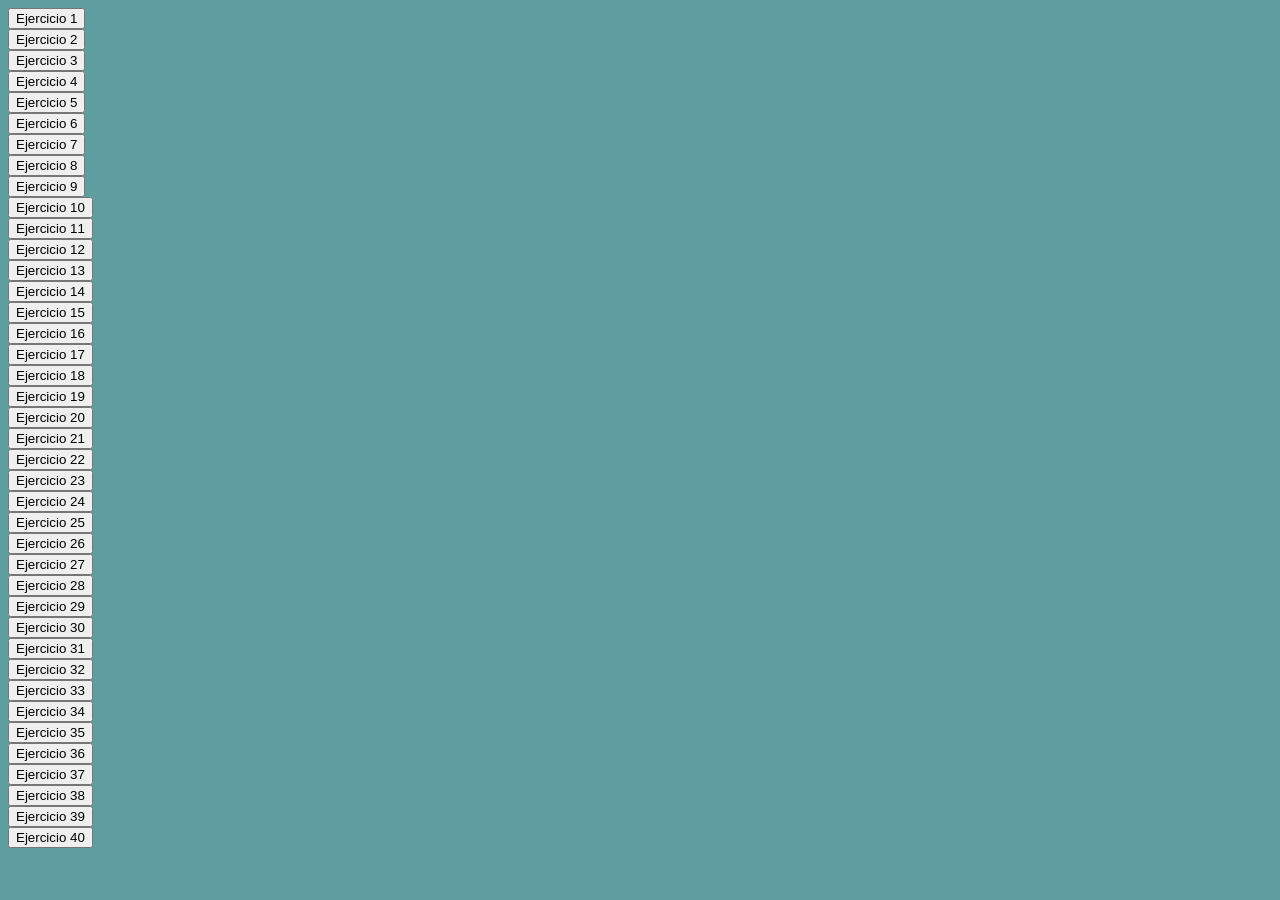
<file: Hackaton03/A1622360/index.html>
<!DOCTYPE html>
<html lang="en">
<head>
    <meta charset="UTF-8">
    <meta name="viewport" content="width=device-width, initial-scale=1.0">
    <title>Hacketon03</title>
    <link rel="stylesheet" href="style.css">
</head>
<body>
    <button onclick="ejecutar(1)">Ejercicio 1</button><br>
    <button onclick="ejecutar(2)">Ejercicio 2</button><br>
    <button onclick="ejecutar(3)">Ejercicio 3</button><br>
    <button onclick="ejecutar(4)">Ejercicio 4</button><br>
    <button onclick="ejecutar(5)">Ejercicio 5</button><br>
    <button onclick="ejecutar(6)">Ejercicio 6</button><br>
    <button onclick="ejecutar(7)">Ejercicio 7</button><br>
    <button onclick="ejecutar(8)">Ejercicio 8</button><br>
    <button onclick="ejecutar(9)">Ejercicio 9</button><br>
    <button onclick="ejecutar(10)">Ejercicio 10</button><br>
    <button onclick="ejecutar(11)">Ejercicio 11</button><br>
    <button onclick="ejecutar(12)">Ejercicio 12</button><br>
    <button onclick="ejecutar(13)">Ejercicio 13</button><br>
    <button onclick="ejecutar(14)">Ejercicio 14</button><br>
    <button onclick="ejecutar(15)">Ejercicio 15</button><br>
    <button onclick="ejecutar(16)">Ejercicio 16</button><br>
    <button onclick="ejecutar(17)">Ejercicio 17</button><br>
    <button onclick="ejecutar(18)">Ejercicio 18</button><br>
    <button onclick="ejecutar(19)">Ejercicio 19</button><br>
    <button onclick="ejecutar(20)">Ejercicio 20</button><br>
    <button onclick="ejecutar(21)">Ejercicio 21</button><br>
    <button onclick="ejecutar(22)">Ejercicio 22</button><br>
    <button onclick="ejecutar(23)">Ejercicio 23</button><br>
    <button onclick="ejecutar(24)">Ejercicio 24</button><br>
    <button onclick="ejecutar(25)">Ejercicio 25</button><br>
    <button onclick="ejecutar(26)">Ejercicio 26</button><br>
    <button onclick="ejecutar(27)">Ejercicio 27</button><br>
    <button onclick="ejecutar(28)">Ejercicio 28</button><br>
    <button onclick="ejecutar(29)">Ejercicio 29</button><br>
    <button onclick="ejecutar(30)">Ejercicio 30</button><br>
    <button onclick="ejecutar(31)">Ejercicio 31</button><br>
    <button onclick="ejecutar(32)">Ejercicio 32</button><br>
    <button onclick="ejecutar(33)">Ejercicio 33</button><br>
    <button onclick="ejecutar(34)">Ejercicio 34</button><br>
    <button onclick="ejecutar(35)">Ejercicio 35</button><br>
    <button onclick="ejecutar(36)">Ejercicio 36</button><br>
    <button onclick="ejecutar(37)">Ejercicio 37</button><br>
    <button onclick="ejecutar(38)">Ejercicio 38</button><br>
    <button onclick="ejecutar(39)">Ejercicio 39</button><br>
    <button onclick="ejecutar(40)">Ejercicio 40</button><br>
    

    <script src="script.js"></script>
</body>
</html>
</file>
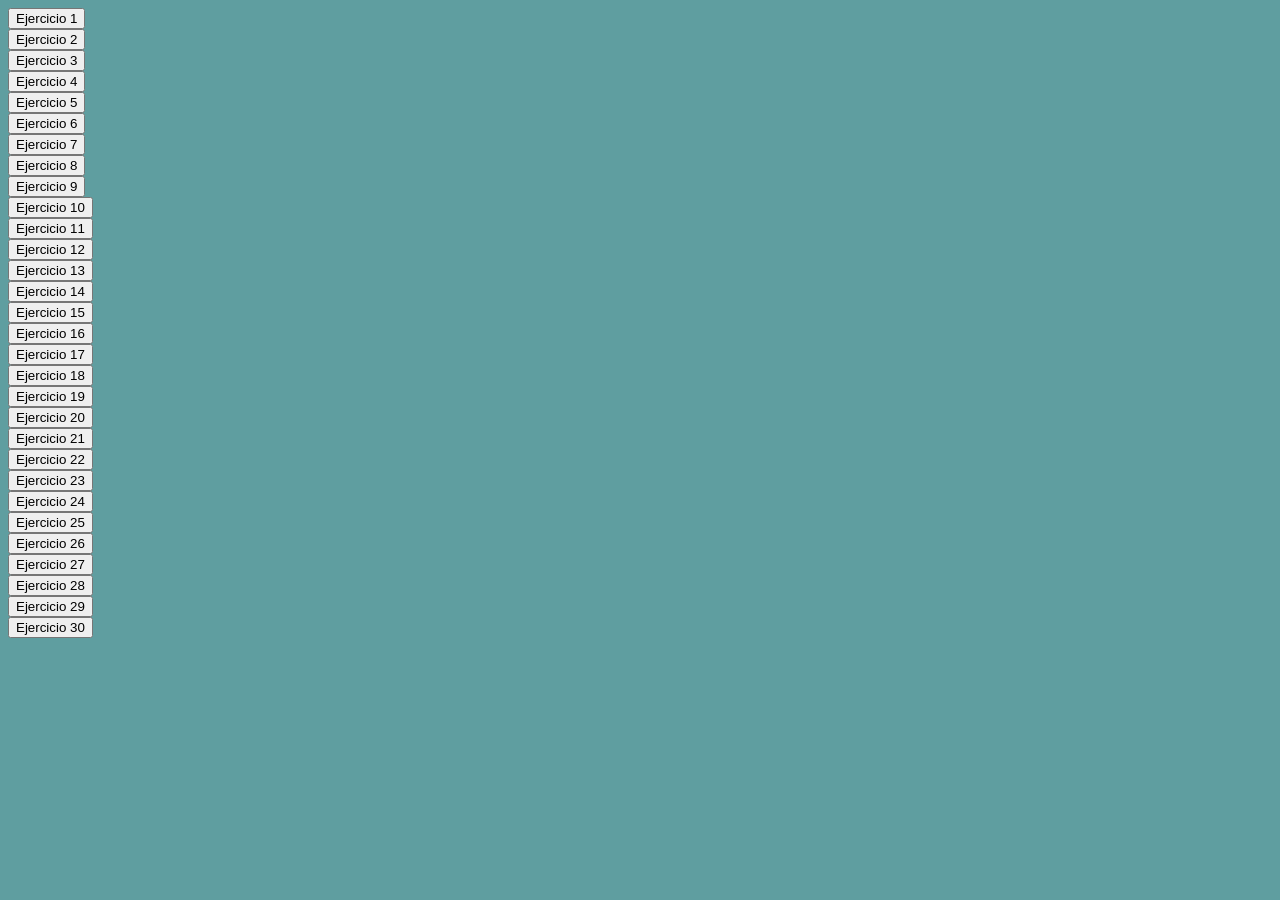
<file: Hackaton03/A18009187/index.html>
<!DOCTYPE html>
<html lang="es">
<head>
    <meta charset="UTF-8">
    <meta name="viewport" content="width=device-width, initial-scale=1.0">
    <title>Document</title>
    <link rel="stylesheet" href="style.css">
</head>
<body>
    <button class="eje1">Ejercicio 1</button><br>
    <button class="eje2">Ejercicio 2</button><br>
    <button class="eje3">Ejercicio 3</button><br>
    <button class="eje4">Ejercicio 4</button><br>
    <button class="eje5">Ejercicio 5</button><br>
    <button class="eje6">Ejercicio 6</button><br>
    <button class="eje7">Ejercicio 7</button><br>
    <button class="eje8">Ejercicio 8</button><br>
    <button class="eje9">Ejercicio 9</button><br>
    <button class="eje10">Ejercicio 10</button><br>
    <button class="eje11">Ejercicio 11</button><br>
    <button class="eje12">Ejercicio 12</button><br>
    <button class="eje13">Ejercicio 13</button><br>
    <button class="eje14">Ejercicio 14</button><br>
    <button class="eje15">Ejercicio 15</button><br>
    <button class="eje16">Ejercicio 16</button><br>
    <button class="eje17">Ejercicio 17</button><br>
    <button class="eje18">Ejercicio 18</button><br>
    <button class="eje19">Ejercicio 19</button><br>
    <button class="eje20">Ejercicio 20</button><br>
    <button class="eje21">Ejercicio 21</button><br>
    <button class="eje22">Ejercicio 22</button><br>
    <button class="eje23">Ejercicio 23</button><br>
    <button class="eje24">Ejercicio 24</button><br>
    <button class="eje25">Ejercicio 25</button><br>
    <button class="eje26">Ejercicio 26</button><br>
    <button class="eje27">Ejercicio 27</button><br>
    <button class="eje28">Ejercicio 28</button><br>
    <button class="eje29">Ejercicio 29</button><br>
    <button class="eje30">Ejercicio 30</button><br>

    

    <script src="script.js"></script>
</body>
</html>
</file>
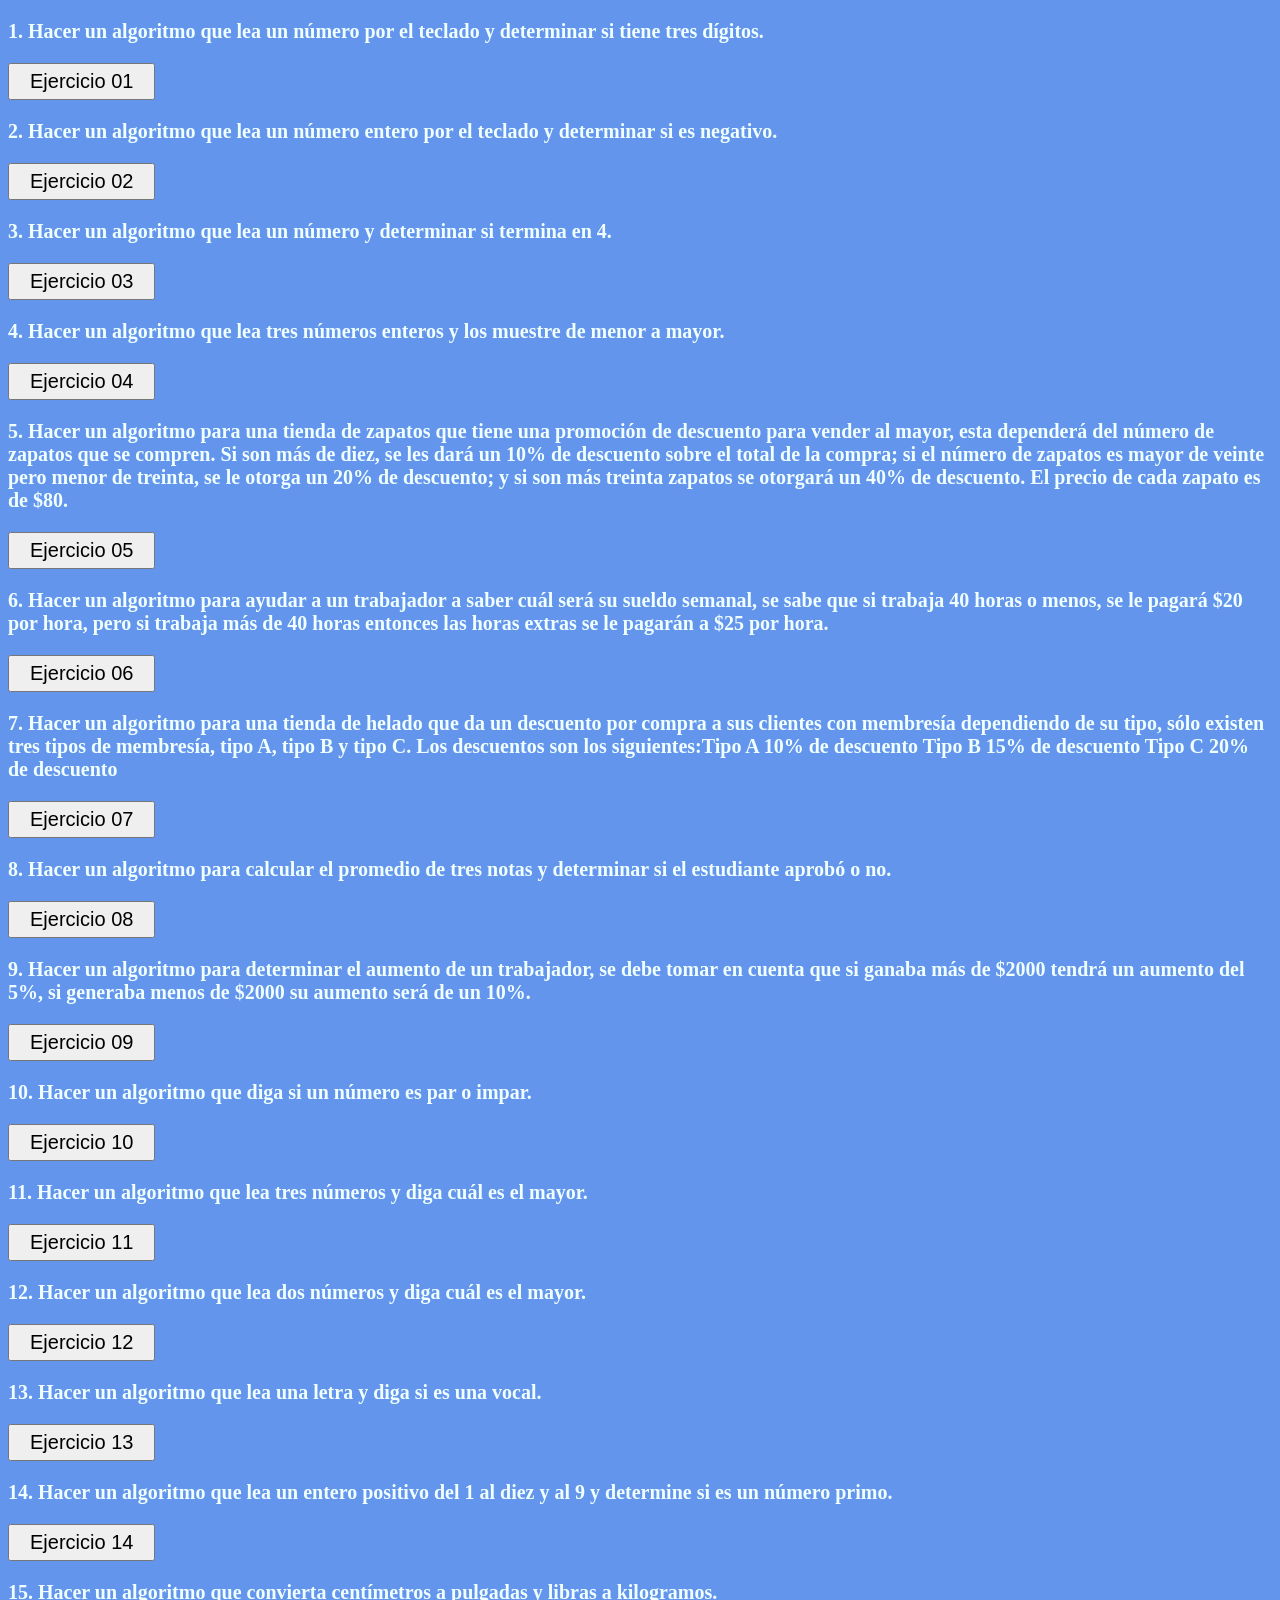
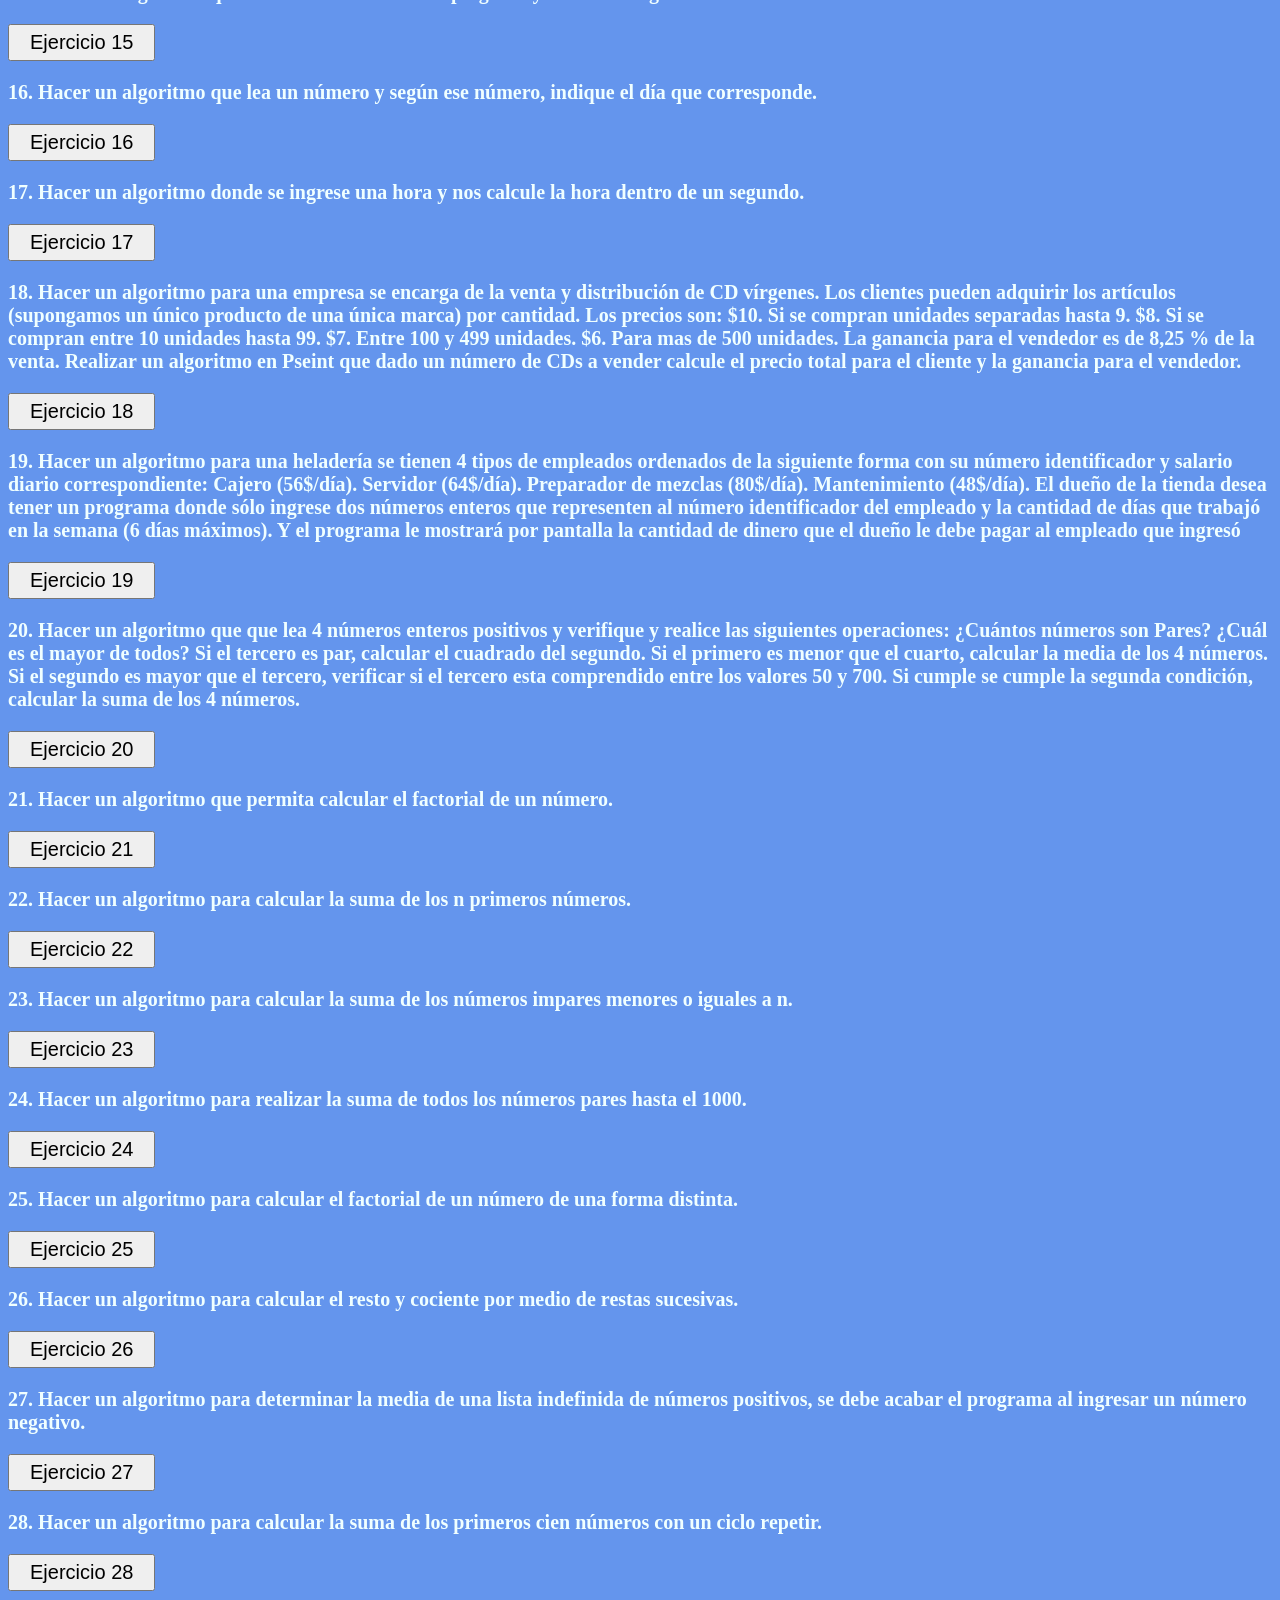
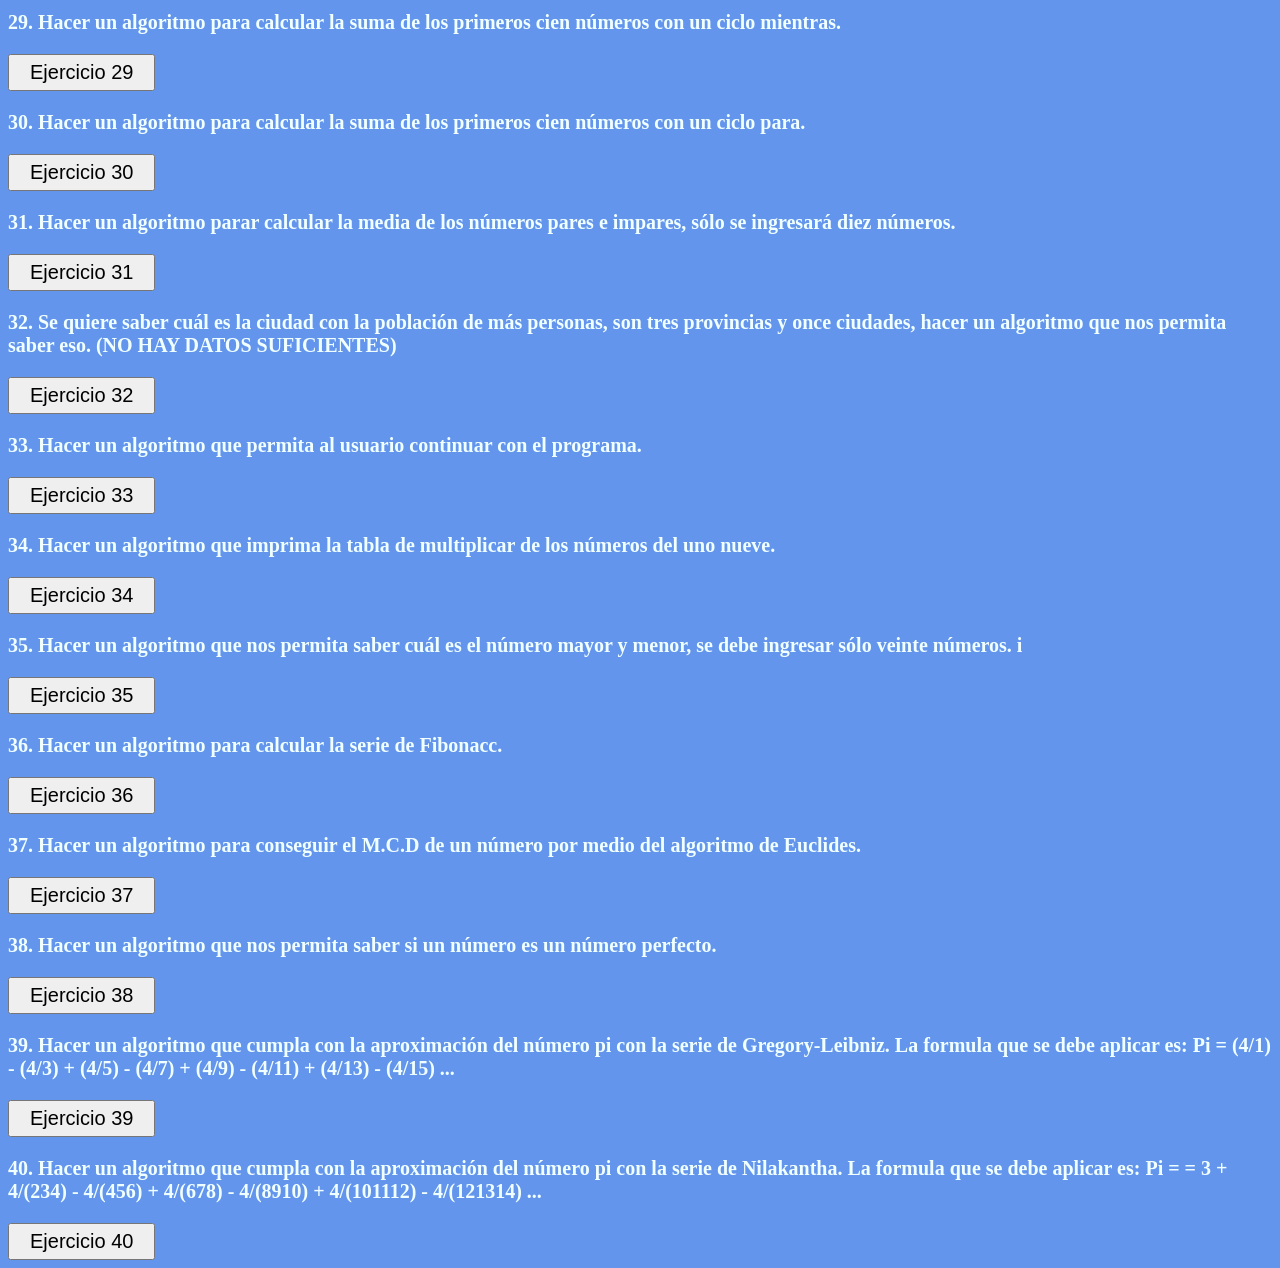
<file: Hackaton03/SV09445396/index.html>
<!DOCTYPE html>
<html lang="en">
  <head>
    <meta charset="UTF-8" />
    <meta name="viewport" content="width=device-width, initial-scale=1.0" />
    <title>Document</title>
    <link rel="stylesheet" href="style.css" />
  </head>
  <body>
    <div>
      <p>
        1. Hacer un algoritmo que lea un número por el teclado y determinar si
        tiene tres dígitos.
      </p>
      <button onclick="ejecutar(1)">Ejercicio 01</button><br />
    </div>

    <div>
      <p>
        2. Hacer un algoritmo que lea un número entero por el teclado y
        determinar si es negativo.
      </p>
      <button onclick="ejecutar(2)">Ejercicio 02</button><br />
    </div>

    <div>
      <p>
        3. Hacer un algoritmo que lea un número y determinar si termina en 4.
      </p>
      <button onclick="ejecutar(3)">Ejercicio 03</button><br />
    </div>

    <div>
      <p>
        4. Hacer un algoritmo que lea tres números enteros y los muestre de
        menor a mayor.
      </p>
      <button onclick="ejecutar(4)">Ejercicio 04</button><br />
    </div>

    <div>
      <p>
        5. Hacer un algoritmo para una tienda de zapatos que tiene una promoción
        de descuento para vender al mayor, esta dependerá del número de zapatos
        que se compren. Si son más de diez, se les dará un 10% de descuento
        sobre el total de la compra; si el número de zapatos es mayor de veinte
        pero menor de treinta, se le otorga un 20% de descuento; y si son más
        treinta zapatos se otorgará un 40% de descuento. El precio de cada
        zapato es de $80.
      </p>
      <button onclick="ejecutar(5)">Ejercicio 05</button><br />
    </div>

    <div>
      <p>
        6. Hacer un algoritmo para ayudar a un trabajador a saber cuál será su
        sueldo semanal, se sabe que si trabaja 40 horas o menos, se le pagará
        $20 por hora, pero si trabaja más de 40 horas entonces las horas extras
        se le pagarán a $25 por hora.
      </p>
      <button onclick="ejecutar(6)">Ejercicio 06</button><br />
    </div>

    <div>
      <p>
        7. Hacer un algoritmo para una tienda de helado que da un descuento por
        compra a sus clientes con membresía dependiendo de su tipo, sólo existen
        tres tipos de membresía, tipo A, tipo B y tipo C. Los descuentos son los
        siguientes:Tipo A 10% de descuento Tipo B 15% de descuento Tipo C 20% de
        descuento
      </p>
      <button onclick="ejecutar(7)">Ejercicio 07</button><br />
    </div>

    <div>
      <p>
        8. Hacer un algoritmo para calcular el promedio de tres notas y
        determinar si el estudiante aprobó o no.
      </p>
      <button onclick="ejecutar(8)">Ejercicio 08</button><br />
    </div>

    <div>
      <p>
        9. Hacer un algoritmo para determinar el aumento de un trabajador, se
        debe tomar en cuenta que si ganaba más de $2000 tendrá un aumento del
        5%, si generaba menos de $2000 su aumento será de un 10%.
      </p>
      <button onclick="ejecutar(9)">Ejercicio 09</button><br />
    </div>

    <div>
      <p>10. Hacer un algoritmo que diga si un número es par o impar.</p>
      <button onclick="ejecutar(10)">Ejercicio 10</button><br />
    </div>
    <div>
      <p>
        11. Hacer un algoritmo que lea tres números y diga cuál es el mayor.
      </p>
      <button onclick="ejecutar(11)">Ejercicio 11</button><br />
    </div>

    <div>
      <p>12. Hacer un algoritmo que lea dos números y diga cuál es el mayor.</p>
      <button onclick="ejecutar(12)">Ejercicio 12</button><br />
    </div>

    <div>
      <p>13. Hacer un algoritmo que lea una letra y diga si es una vocal.</p>
      <button onclick="ejecutar(13)">Ejercicio 13</button><br />
    </div>

    <div>
      <p>
        14. Hacer un algoritmo que lea un entero positivo del 1 al diez y al 9 y
        determine si es un número primo.
      </p>
      <button onclick="ejecutar(14)">Ejercicio 14</button><br />
    </div>

    <div>
      <p>
        15. Hacer un algoritmo que convierta centímetros a pulgadas y libras a
        kilogramos.
      </p>
      <button onclick="ejecutar(15)">Ejercicio 15</button><br />
    </div>

    <div>
      <p>
        16. Hacer un algoritmo que lea un número y según ese número, indique el
        día que corresponde.
      </p>
      <button onclick="ejecutar(16)">Ejercicio 16</button><br />
    </div>

    <div>
      <p>
        17. Hacer un algoritmo donde se ingrese una hora y nos calcule la hora
        dentro de un segundo.
      </p>
      <button onclick="ejecutar(17)">Ejercicio 17</button><br />
    </div>

    <div>
      <p>
        18. Hacer un algoritmo para una empresa se encarga de la venta y
        distribución de CD vírgenes. Los clientes pueden adquirir los artículos
        (supongamos un único producto de una única marca) por cantidad. Los
        precios son: $10. Si se compran unidades separadas hasta 9. $8. Si se
        compran entre 10 unidades hasta 99. $7. Entre 100 y 499 unidades. $6.
        Para mas de 500 unidades. La ganancia para el vendedor es de 8,25 % de
        la venta. Realizar un algoritmo en Pseint que dado un número de CDs a
        vender calcule el precio total para el cliente y la ganancia para el
        vendedor.
      </p>
      <button onclick="ejecutar(18)">Ejercicio 18</button><br />
    </div>

    <div>
      <p>
        19. Hacer un algoritmo para una heladería se tienen 4 tipos de empleados
        ordenados de la siguiente forma con su número identificador y salario
        diario correspondiente: Cajero (56$/día). Servidor (64$/día). Preparador
        de mezclas (80$/día). Mantenimiento (48$/día). El dueño de la tienda
        desea tener un programa donde sólo ingrese dos números enteros que
        representen al número identificador del empleado y la cantidad de días
        que trabajó en la semana (6 días máximos). Y el programa le mostrará por
        pantalla la cantidad de dinero que el dueño le debe pagar al empleado
        que ingresó
      </p>
      <button onclick="ejecutar(19)">Ejercicio 19</button><br />
    </div>

    <div>
      <p>
        20. Hacer un algoritmo que que lea 4 números enteros positivos y
        verifique y realice las siguientes operaciones: ¿Cuántos números son
        Pares? ¿Cuál es el mayor de todos? Si el tercero es par, calcular el
        cuadrado del segundo. Si el primero es menor que el cuarto, calcular la
        media de los 4 números. Si el segundo es mayor que el tercero, verificar
        si el tercero esta comprendido entre los valores 50 y 700. Si cumple se
        cumple la segunda condición, calcular la suma de los 4 números.
      </p>
      <button onclick="ejecutar(20)">Ejercicio 20</button><br />
    </div>

    <div>
      <p>
        21. Hacer un algoritmo que permita calcular el factorial de un número.
      </p>
      <button onclick="ejecutar(21)">Ejercicio 21</button><br />
    </div>

    <div>
      <p>
        22. Hacer un algoritmo para calcular la suma de los n primeros números.
      </p>
      <button onclick="ejecutar(22)">Ejercicio 22</button><br />
    </div>

    <div>
      <p>
        23. Hacer un algoritmo para calcular la suma de los números impares
        menores o iguales a n.
      </p>
      <button onclick="ejecutar(23)">Ejercicio 23</button><br />
    </div>

    <div>
      <p>
        24. Hacer un algoritmo para realizar la suma de todos los números pares
        hasta el 1000.
      </p>
      <button onclick="ejecutar(24)">Ejercicio 24</button><br />
    </div>

    <div>
      <p>
        25. Hacer un algoritmo para calcular el factorial de un número de una
        forma distinta.
      </p>
      <button onclick="ejecutar(25)">Ejercicio 25</button><br />
    </div>

    <div>
      <p>
        26. Hacer un algoritmo para calcular el resto y cociente por medio de
        restas sucesivas.
      </p>
      <button onclick="ejecutar(26)">Ejercicio 26</button><br />
    </div>

    <div>
      <p>
        27. Hacer un algoritmo para determinar la media de una lista indefinida
        de números positivos, se debe acabar el programa al ingresar un número
        negativo.
      </p>
      <button onclick="ejecutar(27)">Ejercicio 27</button><br />
    </div>

    <div>
      <p>
        28. Hacer un algoritmo para calcular la suma de los primeros cien
        números con un ciclo repetir.
      </p>
      <button onclick="ejecutar(28)">Ejercicio 28</button><br />
    </div>

    <div>
      <p>
        29.	Hacer un algoritmo  para calcular la suma de los primeros cien números con un ciclo mientras.        
      </p>
      <button onclick="ejecutar(29)">Ejercicio 29</button><br />
    </div>

    <div>
      <p>
        30.	Hacer un algoritmo  para calcular la suma de los primeros cien números con un ciclo para.        
      </p>
      <button onclick="ejecutar(30)">Ejercicio 30</button><br />
    </div>

    <div>
      <p>
        31.	Hacer un algoritmo  parar calcular la media de los números pares e impares, sólo se ingresará diez números.        
      </p>
      <button onclick="ejecutar(31)">Ejercicio 31</button><br />
    </div>

    <div>
      <p>
        32.	Se quiere saber cuál es la ciudad con la población de más personas, son tres provincias y once ciudades, hacer un algoritmo  que nos permita saber eso. (NO HAY DATOS SUFICIENTES)
      </p>
      <button onclick="ejecutar(32)">Ejercicio 32</button><br />
    </div>

    <div>
      <p>
        33.	Hacer un algoritmo  que permita al usuario continuar con el programa.        
      </p>
      <button onclick="ejecutar(33)">Ejercicio 33</button><br />
    </div>

    <div>
      <p>
        34.	Hacer un algoritmo  que imprima la tabla de multiplicar de los números del uno nueve.        
      </p>
      <button onclick="ejecutar(34)">Ejercicio 34</button><br />
    </div>

    <div>
      <p>
        35.	Hacer un algoritmo  que nos permita saber cuál es el número mayor y menor, se debe ingresar sólo veinte números. i        
      </p>
      <button onclick="ejecutar(35)">Ejercicio 35</button><br />
    </div>

    <div>
      <p>
        36.	Hacer un algoritmo  para calcular la serie de Fibonacc.        
      </p>
      <button onclick="ejecutar(36)">Ejercicio 36</button><br />
    </div>

    <div>
        <p>
        37.	Hacer un algoritmo  para conseguir el M.C.D de un número por medio del algoritmo de Euclides.          
        </p>
        <button onclick="ejecutar(37)">Ejercicio 37</button><br />
    </div>
    
    <div>
        <p>
        38.	Hacer un algoritmo  que nos permita saber si un número es un número perfecto.          
        </p>
        <button onclick="ejecutar(38)">Ejercicio 38</button><br />
    </div>

    <div>
        <p>
        39.	Hacer un algoritmo  que cumpla con la aproximación del número pi con la serie de Gregory-Leibniz. La formula que se debe aplicar es:
        Pi = (4/1) - (4/3) + (4/5) - (4/7) + (4/9) - (4/11) + (4/13) - (4/15) ...          
        </p>
        <button onclick="ejecutar(39)">Ejercicio 39</button><br />
    </div>

    <div>
        <p>
        40.	Hacer un algoritmo  que cumpla con la aproximación del número pi con la serie de Nilakantha. La formula que se debe aplicar es:
        Pi = = 3 + 4/(234) - 4/(456) + 4/(678) - 4/(8910) + 4/(101112) - 4/(121314) ...
                      
        </p>
        <button onclick="ejecutar(40)">Ejercicio 40</button><br />
    </div>

    <script src="script.js"></script>
  </body>
</html>
</file>
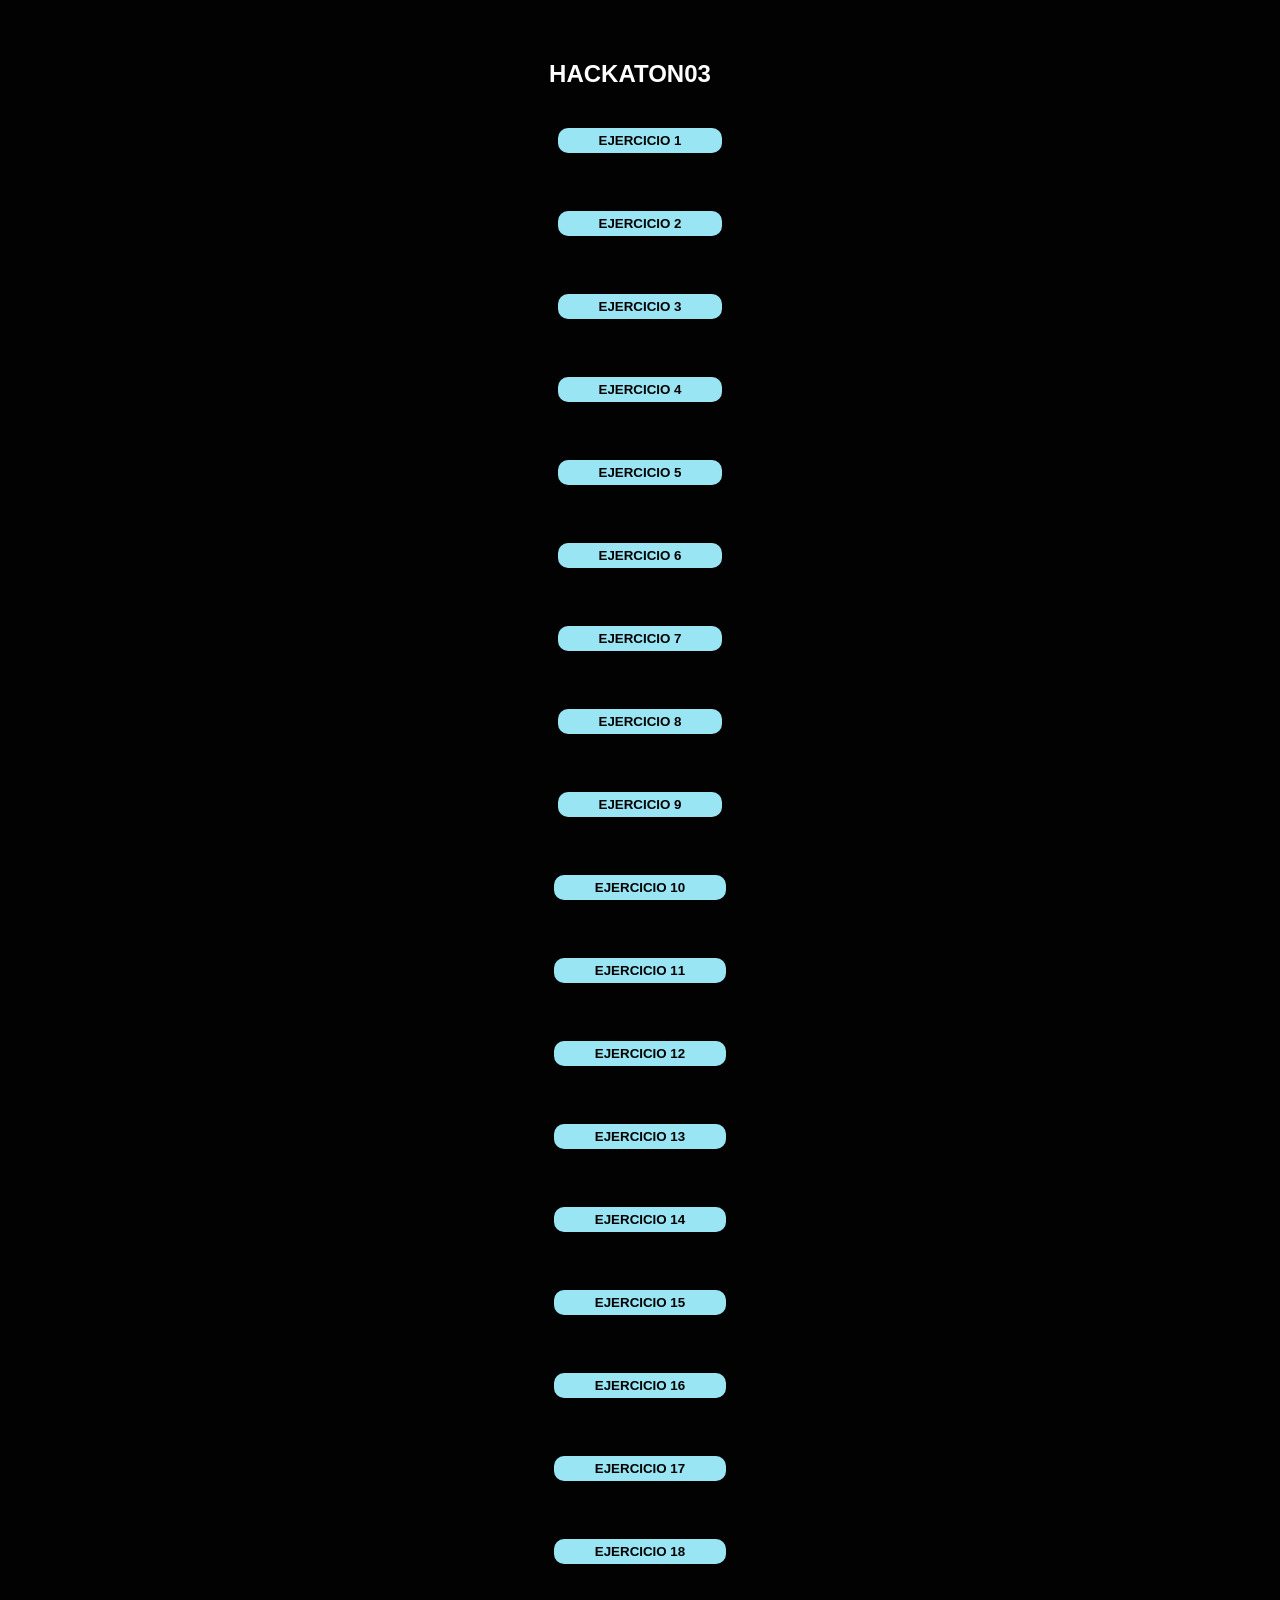
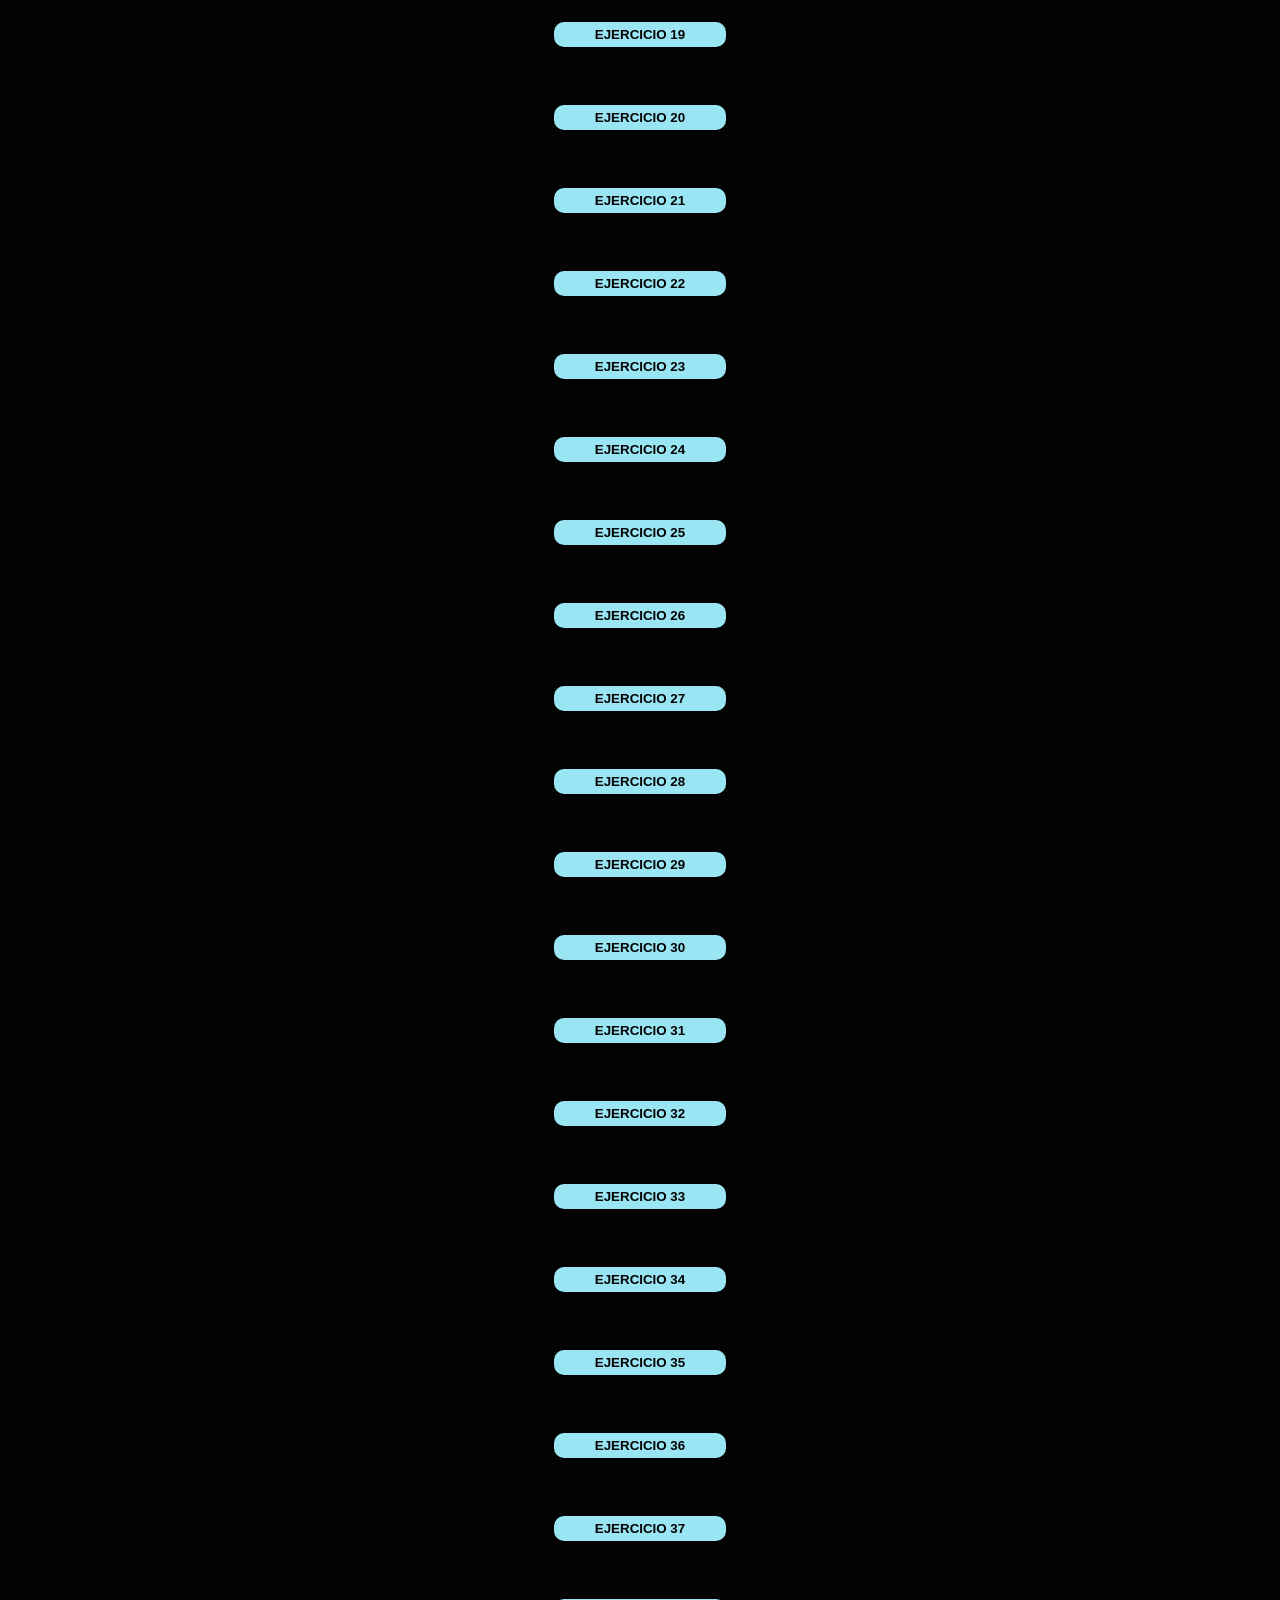
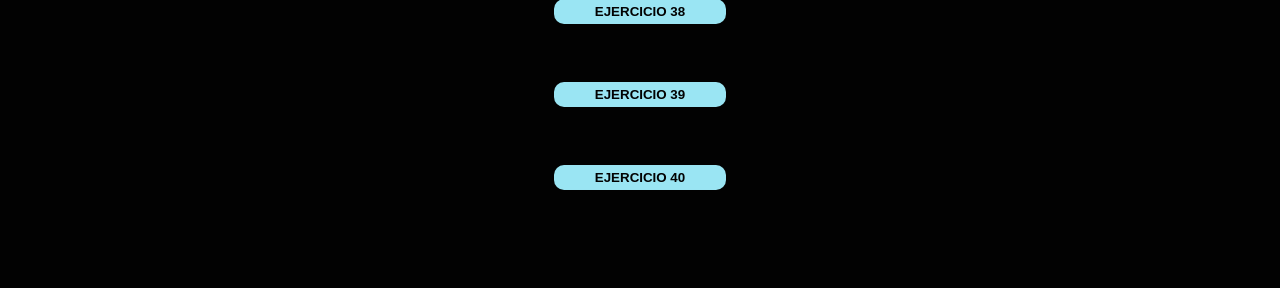
<file: Hackaton03/SV71594868/index.html>
<!DOCTYPE html>
<html lang="en">
<head>
    <meta charset="UTF-8">
    <meta name="viewport" content="width=device-width, initial-scale=1.0">
    <title>Document</title>
    <link rel="stylesheet" href="style.css">
</head>
<body>
    <h2 class="title">HACKATON03</h2>
<body>
    <button onclick="ejecutar(1)">Ejercicio 1</button><br>
    <button onclick="ejecutar(2)">Ejercicio 2</button><br>
    <button onclick="ejecutar(3)">Ejercicio 3</button><br>
    <button onclick="ejecutar(4)">Ejercicio 4</button><br>
    <button onclick="ejecutar(5)">Ejercicio 5</button><br>
    <button onclick="ejecutar(6)">Ejercicio 6</button><br>
    <button onclick="ejecutar(7)">Ejercicio 7</button><br>
    <button onclick="ejecutar(8)">Ejercicio 8</button><br>
    <button onclick="ejecutar(9)">Ejercicio 9</button><br>
    <button onclick="ejecutar(10)">Ejercicio 10</button><br>
    <button onclick="ejecutar(11)">Ejercicio 11</button><br>
    <button onclick="ejecutar(12)">Ejercicio 12</button><br>
    <button onclick="ejecutar(13)">Ejercicio 13</button><br>
    <button onclick="ejecutar(14)">Ejercicio 14</button><br>
    <button onclick="ejecutar(15)">Ejercicio 15</button><br>
    <button onclick="ejecutar(16)">Ejercicio 16</button><br>
    <button onclick="ejecutar(17)">Ejercicio 17</button><br>
    <button onclick="ejecutar(18)">Ejercicio 18</button><br>
    <button onclick="ejecutar(19)">Ejercicio 19</button><br>
    <button onclick="ejecutar(20)">Ejercicio 20</button><br>
    <button onclick="ejecutar(21)">Ejercicio 21</button><br>
    <button onclick="ejecutar(22)">Ejercicio 22</button><br>
    <button onclick="ejecutar(23)">Ejercicio 23</button><br>
    <button onclick="ejecutar(24)">Ejercicio 24</button><br>
    <button onclick="ejecutar(25)">Ejercicio 25</button><br>
    <button onclick="ejecutar(26)">Ejercicio 26</button><br>
    <button onclick="ejecutar(27)">Ejercicio 27</button><br>
    <button onclick="ejecutar(28)">Ejercicio 28</button><br>
    <button onclick="ejecutar(29)">Ejercicio 29</button><br>
    <button onclick="ejecutar(30)">Ejercicio 30</button><br>
    <button onclick="ejecutar(31)">Ejercicio 31</button><br>
    <button onclick="ejecutar(32)">Ejercicio 32</button><br>
    <button onclick="ejecutar(33)">Ejercicio 33</button><br>
    <button onclick="ejecutar(34)">Ejercicio 34</button><br>
    <button onclick="ejecutar(35)">Ejercicio 35</button><br>
    <button onclick="ejecutar(36)">Ejercicio 36</button><br>
    <button onclick="ejecutar(37)">Ejercicio 37</button><br>
    <button onclick="ejecutar(38)">Ejercicio 38</button><br>
    <button onclick="ejecutar(39)">Ejercicio 39</button><br>
    <button onclick="ejecutar(40)">Ejercicio 40</button><br>
    <script src="script.js"></script>
</body>
</html>
</file>
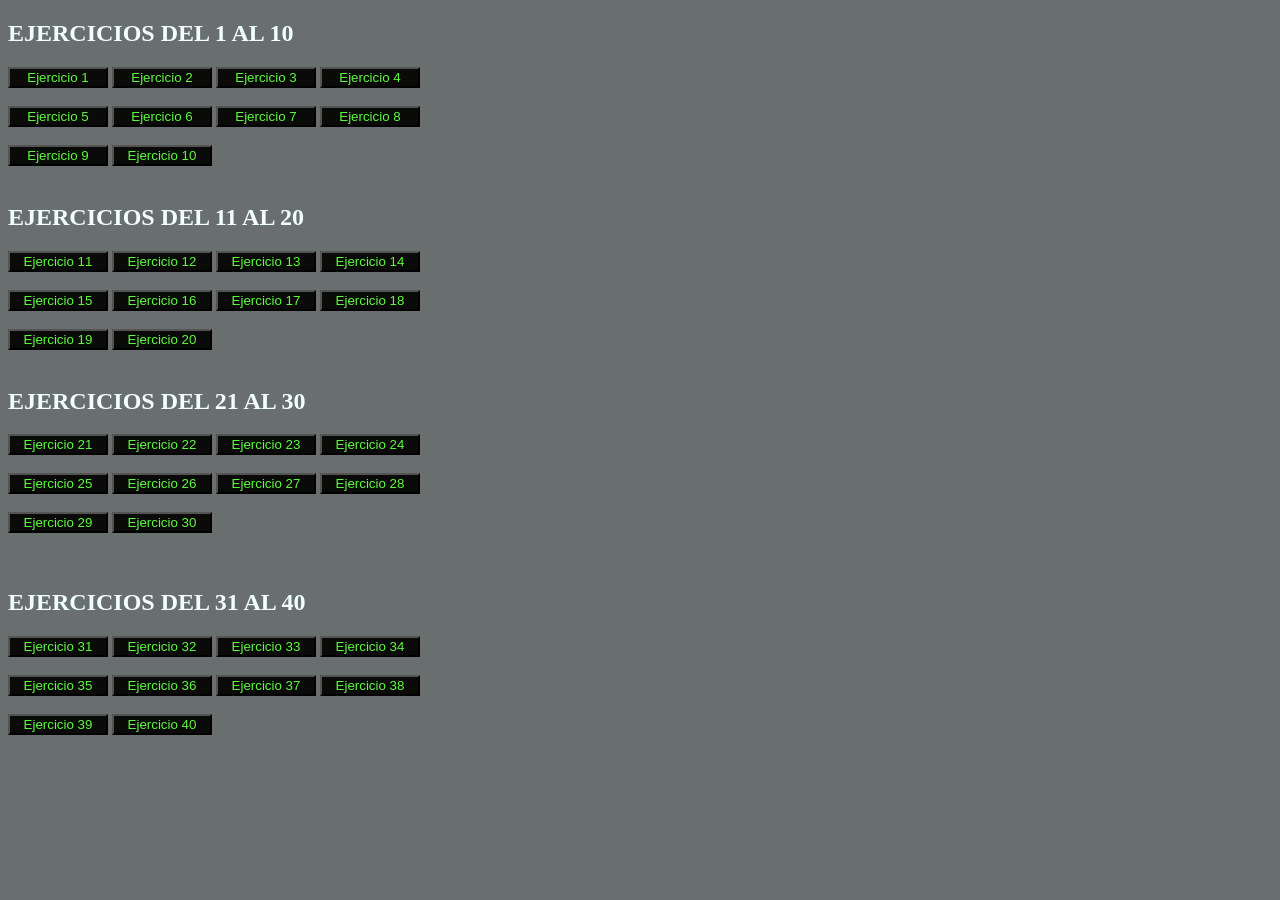
<file: Hackaton03/SV72449754/Index.html>
<!DOCTYPE html>
<html lang="en">

    <head>
        <meta charset="UTF-8">
        <meta name="viewport" content="width=device-width, initial-scale=1.0">
        <title>Document</title>
        <link rel="stylesheet" href="Styles.css">
    </head>

    <body>

        

        <div id="Eje_01_To_10">
            <h2> EJERCICIOS DEL 1 AL 10</h2>

            <div>
                <button onclick="ejecutar(1)">Ejercicio 1</button>
                <button onclick="ejecutar(2)">Ejercicio 2</button>
                <button onclick="ejecutar(3)">Ejercicio 3</button>
                <button onclick="ejecutar(4)">Ejercicio 4</button> 
            </div><br>
            
            <div>
                <button onclick="ejecutar(5)">Ejercicio 5</button>
                <button onclick="ejecutar(6)">Ejercicio 6</button>
                <button onclick="ejecutar(7)">Ejercicio 7</button>
                <button onclick="ejecutar(8)">Ejercicio 8</button>   
            </div><br>

            <div>
                <button onclick="ejecutar(9)">Ejercicio 9</button>
                <button onclick="ejecutar(10)">Ejercicio 10</button>
            </div>
        </div><br>


        <div id="Eje_11_To_20">
            <h2> EJERCICIOS DEL 11 AL 20</h2>

            <div>
                <button onclick="ejecutar(11)">Ejercicio 11</button>
                <button onclick="ejecutar(12)">Ejercicio 12</button>
                <button onclick="ejecutar(13)">Ejercicio 13</button>
                <button onclick="ejecutar(14)">Ejercicio 14</button>
            </div><br>

            <div>
                <button onclick="ejecutar(15)">Ejercicio 15</button>
                <button onclick="ejecutar(16)">Ejercicio 16</button>
                <button onclick="ejecutar(17)">Ejercicio 17</button>
                <button onclick="ejecutar(18)">Ejercicio 18</button>
            </div><br>

            <div>
                <button onclick="ejecutar(19)">Ejercicio 19</button>
                <button onclick="ejecutar(20)">Ejercicio 20</button>
            </div>  
        </div><br>



        <div id="Eje_21_To_30">
            <h2> EJERCICIOS DEL 21 AL 30</h2>
            <div>
                <button onclick="ejecutar(21)">Ejercicio 21</button>
                <button onclick="ejecutar(22)">Ejercicio 22</button>
                <button onclick="ejecutar(23)">Ejercicio 23</button>
                <button onclick="ejecutar(24)">Ejercicio 24</button>
            </div><br>
            <div>
                <button onclick="ejecutar(25)">Ejercicio 25</button>
                <button onclick="ejecutar(26)">Ejercicio 26</button>
                <button onclick="ejecutar(27)">Ejercicio 27</button>
                <button onclick="ejecutar(28)">Ejercicio 28</button>
            </div><br>
            <div>
                <button onclick="ejecutar(29)">Ejercicio 29</button>
                <button onclick="ejecutar(30)">Ejercicio 30</button>
            </div><br>
            
            
            
        </div><br>


        <div id="Eje_31_To_40">
            <h2> EJERCICIOS DEL 31 AL 40</h2>
            <div>
                <button onclick="ejecutar(31)">Ejercicio 31</button>
                <button onclick="ejecutar(32)">Ejercicio 32</button>
                <button onclick="ejecutar(33)">Ejercicio 33</button>
                <button onclick="ejecutar(34)">Ejercicio 34</button>
            </div><br>
            <div>
                <button onclick="ejecutar(35)">Ejercicio 35</button>
                <button onclick="ejecutar(36)">Ejercicio 36</button>
                <button onclick="ejecutar(37)">Ejercicio 37</button>
                <button onclick="ejecutar(38)">Ejercicio 38</button>
            </div><br>
            <div>
                <button onclick="ejecutar(39)">Ejercicio 39</button>
                <button onclick="ejecutar(40)">Ejercicio 40</button>
            </div><br>
        </div><br>
        
        <script src="Script.js"></script>
    </body>

</html>
</file>
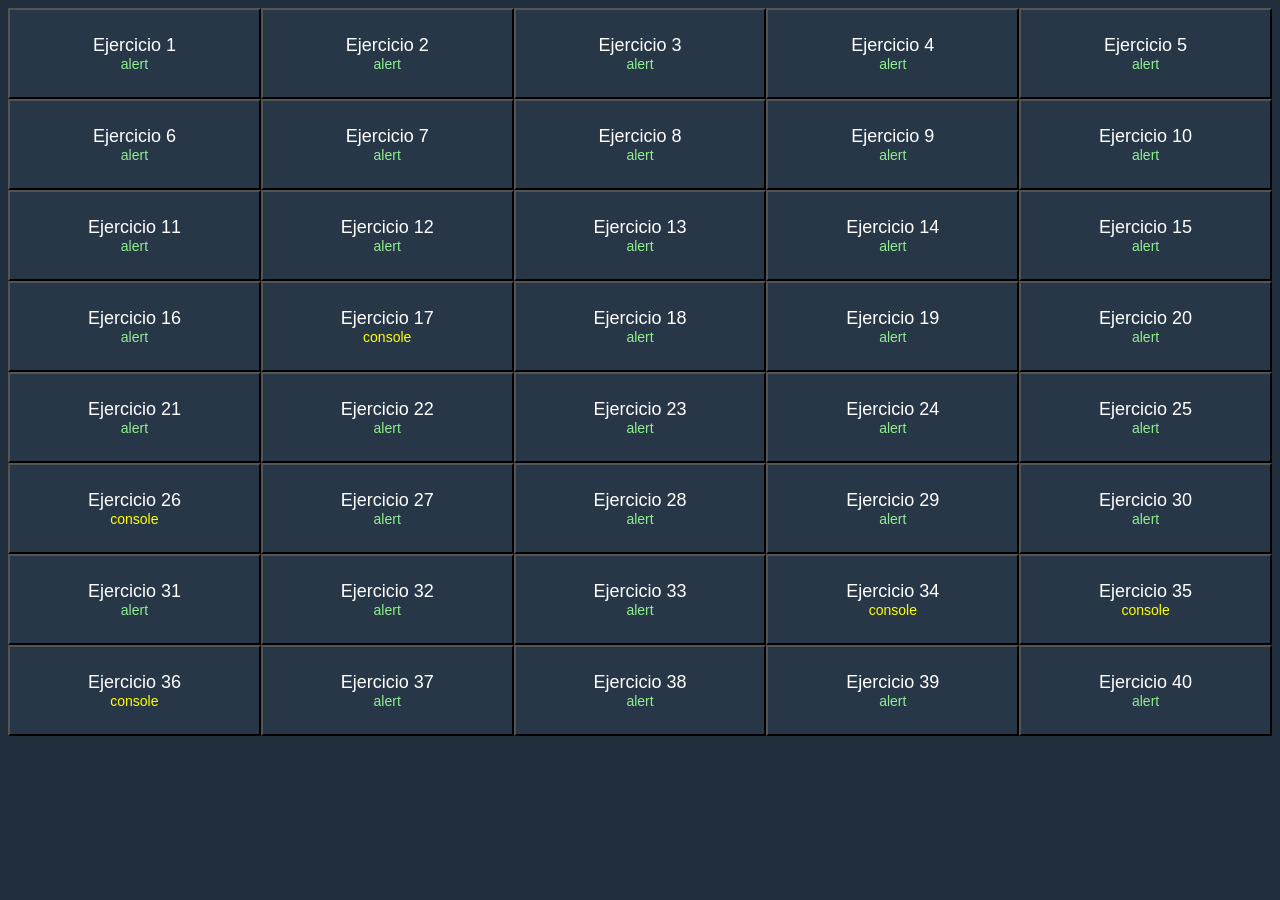
<file: Hackaton03/SV73136117/index.html>
<!DOCTYPE html>
<html lang="en">
<head>
    <meta charset="UTF-8">
    <meta name="viewport" content="width=device-width, initial-scale=1.0">
    <title>ejercicios</title>
    <link rel="stylesheet" href="styles.css">
</head>
<body>
    <div class="wrapper">
        <button onclick="ejecutar(1)">Ejercicio 1 <span class="alert">alert</span></button><br>
        <button onclick="ejecutar(2)">Ejercicio 2 <span class="alert">alert</span></button><br>
        <button onclick="ejecutar(3)">Ejercicio 3 <span class="alert">alert</span></button><br>
        <button onclick="ejecutar(4)">Ejercicio 4 <span class="alert">alert</span></button><br>
        <button onclick="ejecutar(5)">Ejercicio 5 <span class="alert">alert</span></button><br>
        <button onclick="ejecutar(6)">Ejercicio 6 <span class="alert">alert</span></button><br>
        <button onclick="ejecutar(7)">Ejercicio 7 <span class="alert">alert</span></button><br>
        <button onclick="ejecutar(8)">Ejercicio 8 <span class="alert">alert</span></button><br>
        <button onclick="ejecutar(9)">Ejercicio 9 <span class="alert">alert</span></button><br>
        <button onclick="ejecutar(10)">Ejercicio 10 <span class="alert">alert</span></button><br>
        <button onclick="ejecutar(11)">Ejercicio 11 <span class="alert">alert</span></button><br>
        <button onclick="ejecutar(12)">Ejercicio 12 <span class="alert">alert</span></button><br>
        <button onclick="ejecutar(13)">Ejercicio 13 <span class="alert">alert</span></button><br>
        <button onclick="ejecutar(14)">Ejercicio 14 <span class="alert">alert</span></button><br>
        <button onclick="ejecutar(15)">Ejercicio 15 <span class="alert">alert</span></button><br>
        <button onclick="ejecutar(16)">Ejercicio 16 <span class="alert">alert</span></button><br>
        <button onclick="ejecutar(17)">Ejercicio 17 <span class="console">console</span></button><br>
        <button onclick="ejecutar(18)">Ejercicio 18 <span class="alert">alert</span></button><br>
        <button onclick="ejecutar(19)">Ejercicio 19 <span class="alert">alert</span></button><br>
        <button onclick="ejecutar(20)">Ejercicio 20 <span class="alert">alert</span></button><br>
        <button onclick="ejecutar(21)">Ejercicio 21 <span class="alert">alert</span></button><br>
        <button onclick="ejecutar(22)">Ejercicio 22 <span class="alert">alert</span></button><br>
        <button onclick="ejecutar(23)">Ejercicio 23 <span class="alert">alert</span></button><br>
        <button onclick="ejecutar(24)">Ejercicio 24 <span class="alert">alert</span></button><br>
        <button onclick="ejecutar(25)">Ejercicio 25 <span class="alert">alert</span></button><br>
        <button onclick="ejecutar(26)">Ejercicio 26 <span class="console">console</span></button><br>
        <button onclick="ejecutar(27)">Ejercicio 27 <span class="alert">alert</span></button><br>
        <button onclick="ejecutar(28)">Ejercicio 28 <span class="alert">alert</span></button><br>
        <button onclick="ejecutar(29)">Ejercicio 29 <span class="alert">alert</span></button><br>
        <button onclick="ejecutar(30)">Ejercicio 30 <span class="alert">alert</span></button><br>
        <button onclick="ejecutar(31)">Ejercicio 31 <span class="alert">alert</span></button><br>
        <button onclick="ejecutar(32)">Ejercicio 32 <span class="alert">alert</span></button><br>
        <button onclick="ejecutar(33)">Ejercicio 33 <span class="alert">alert</span></button><br>
        <button onclick="ejecutar(34)">Ejercicio 34 <span class="console">console</span></button><br>
        <button onclick="ejecutar(35)">Ejercicio 35 <span class="console">console</span></button><br>
        <button onclick="ejecutar(36)">Ejercicio 36 <span class="console">console</span></button><br>
        <button onclick="ejecutar(37)">Ejercicio 37 <span class="alert">alert</span></button><br>
        <button onclick="ejecutar(38)">Ejercicio 38 <span class="alert">alert</span></button><br>
        <button onclick="ejecutar(39)">Ejercicio 39 <span class="alert">alert</span></button><br>
        <button onclick="ejecutar(40)">Ejercicio 40 <span class="alert">alert</span></button><br>
    </div>

    <script src="script.js"></script>
</body>
</html>
</file>
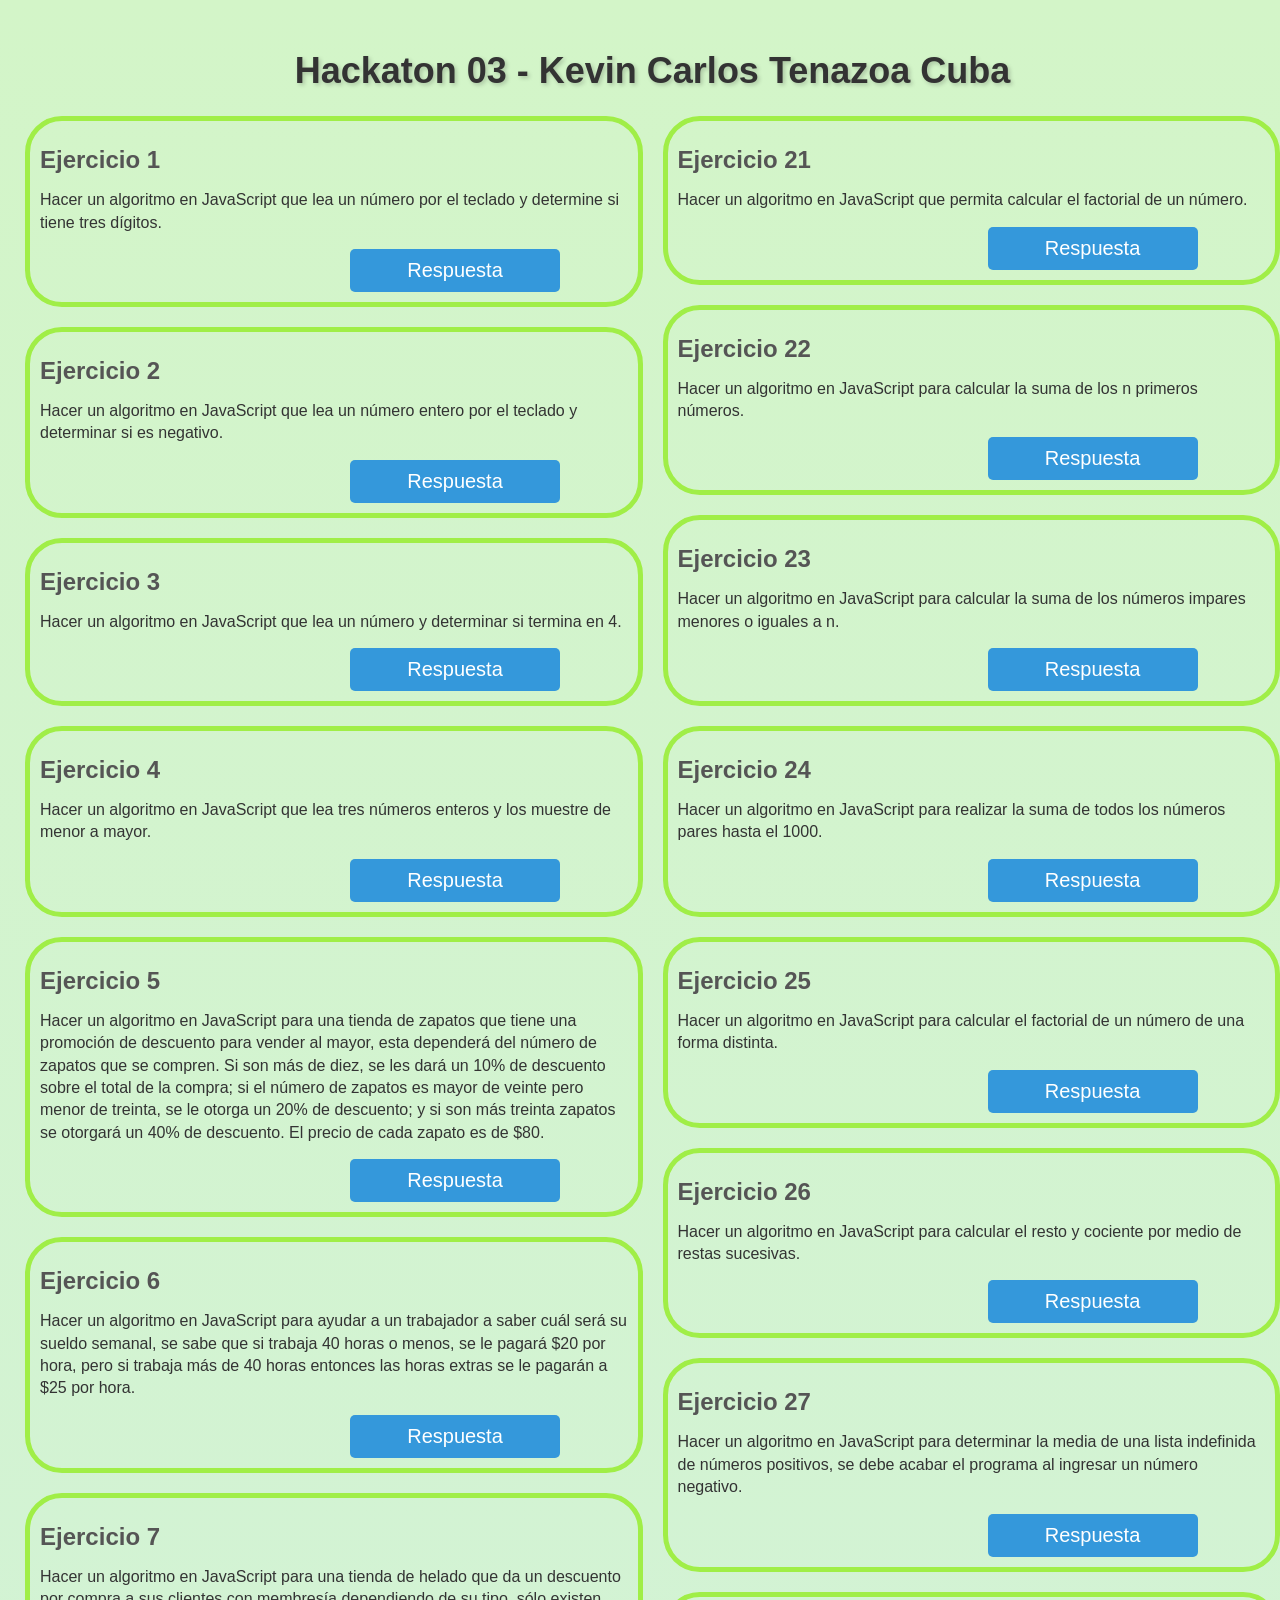
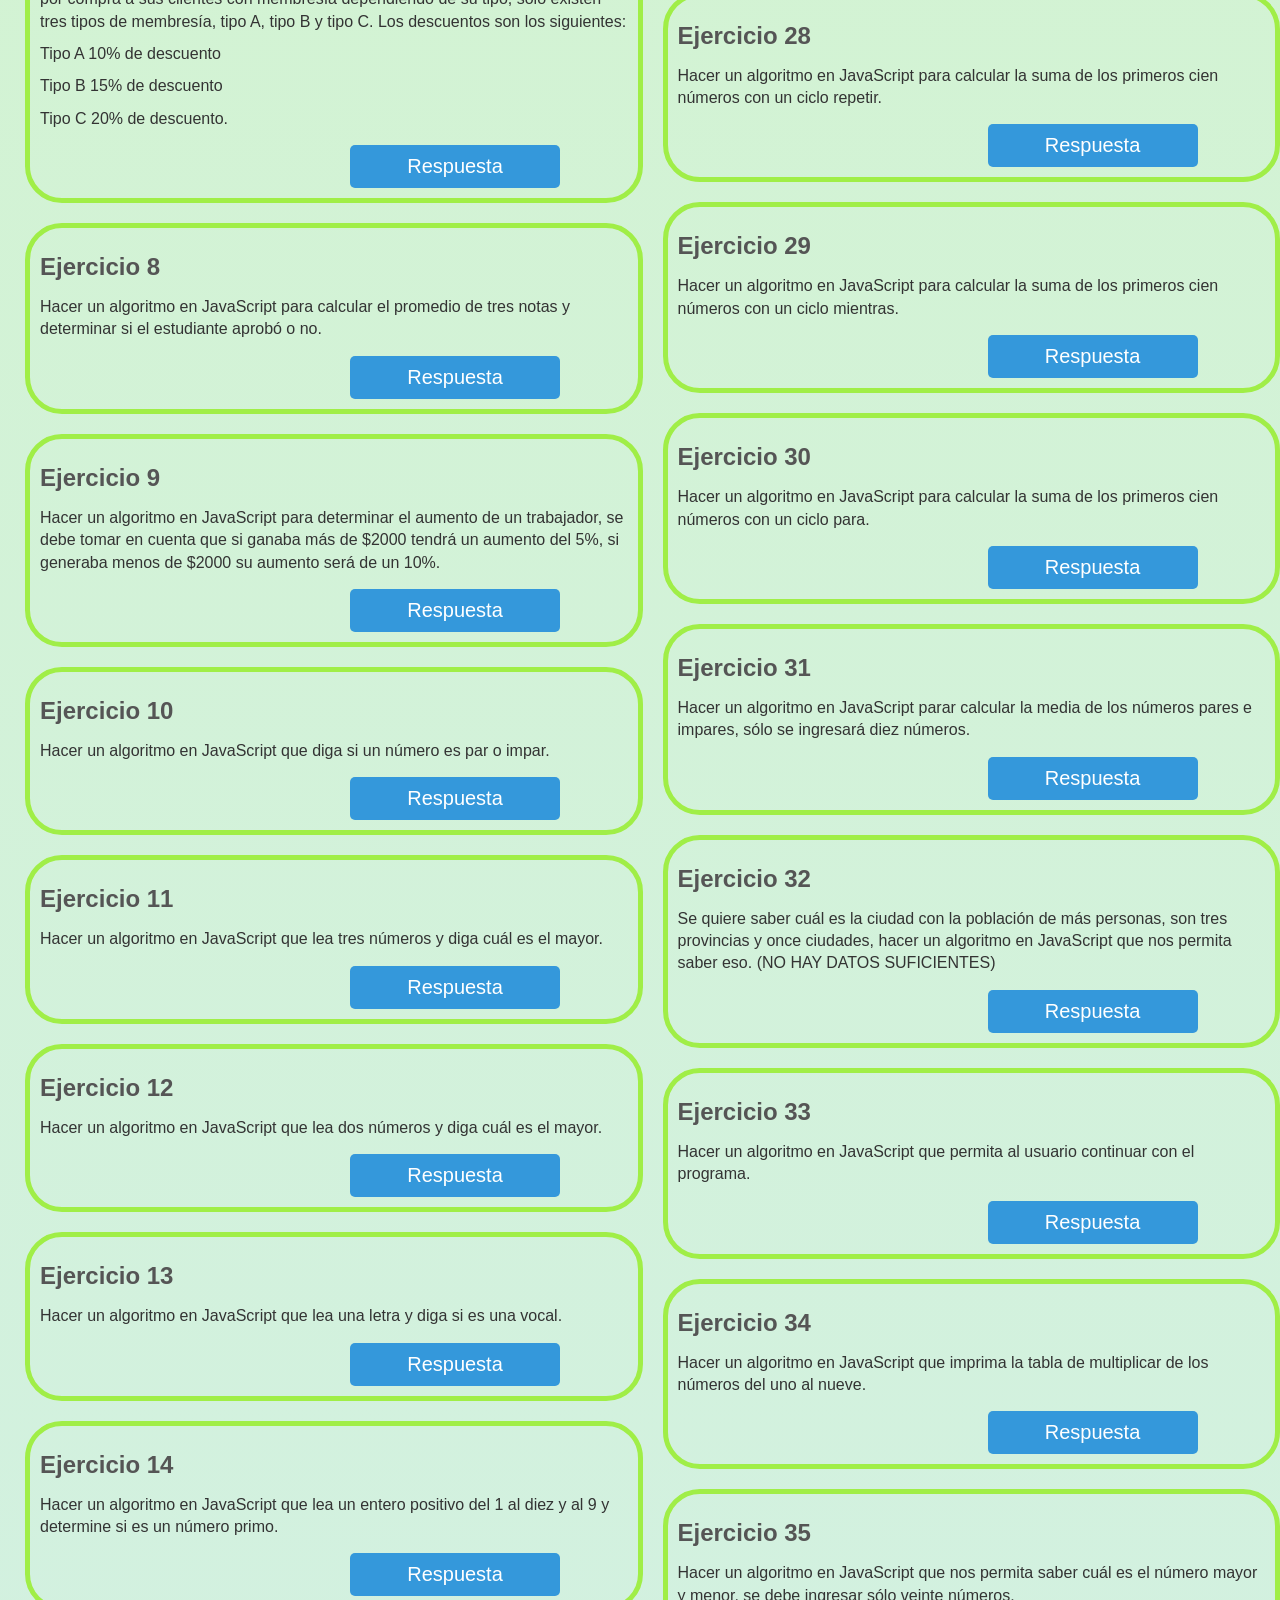
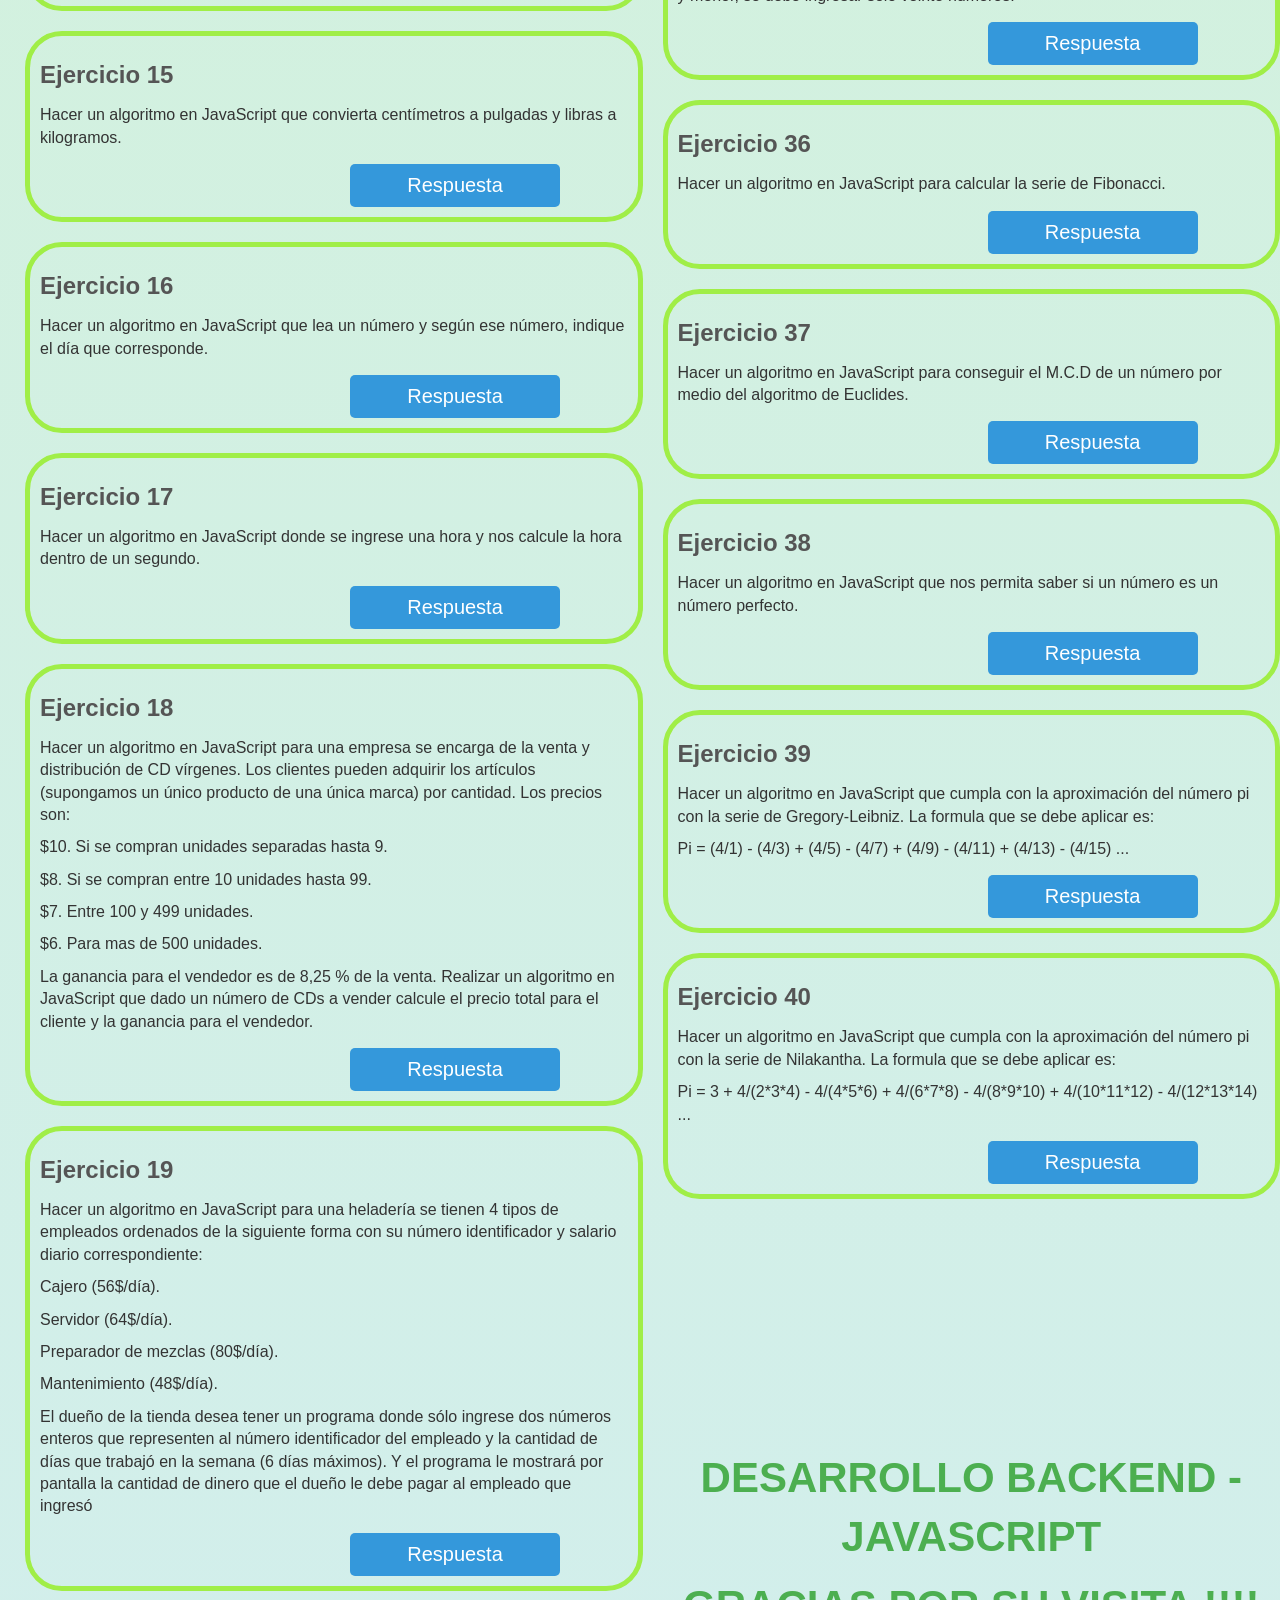
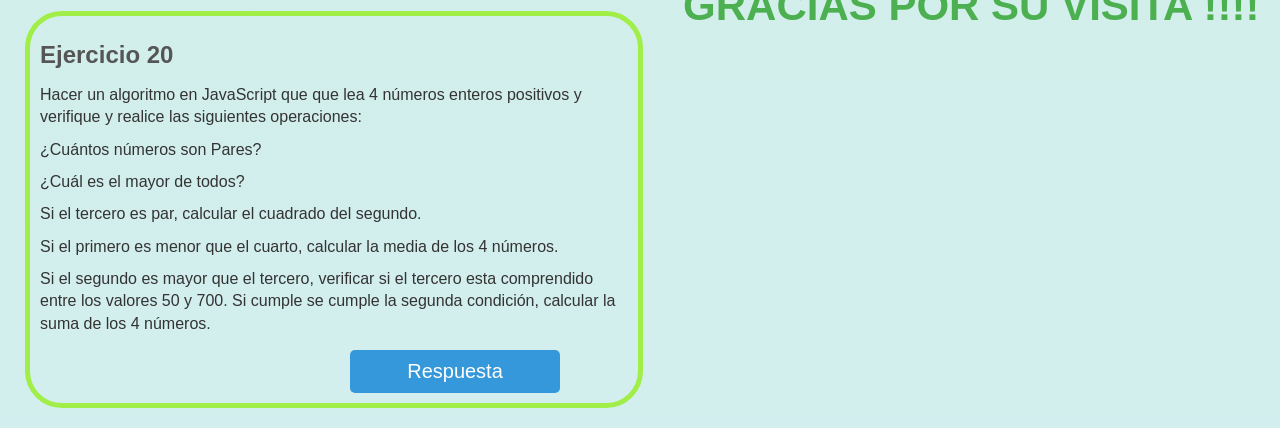
<file: Hackaton03/SV73354567/index.html>
<!DOCTYPE html>
<html lang="en">

<head>
    <meta charset="UTF-8">
    <meta name="viewport" content="width=device-width, initial-scale=1.0">
    <title>Document</title>
    <link rel="stylesheet" href="style.css">
</head>

<body>
    <h1 class="titulo">Hackaton 03 - Kevin Carlos Tenazoa Cuba</h1>

    <div class="grid-container">
        <div class="column">
            <div class="question-container">
                <h2>Ejercicio 1</h2>
                <p>Hacer un algoritmo en JavaScript que lea un número por el teclado y determine si tiene tres dígitos.
                </p>
                <button onclick="ejecutar(1)">Respuesta</button>
            </div>

            <div class="question-container">
                <h2>Ejercicio 2</h2>
                <p>Hacer un algoritmo en JavaScript que lea un número entero por el teclado y determinar si es negativo.
                </p>
                <button onclick="ejecutar(2)">Respuesta</button>
            </div>

            <div class="question-container">
                <h2>Ejercicio 3</h2>
                <p>Hacer un algoritmo en JavaScript que lea un número y determinar si termina en 4.</p>
                <button onclick="ejecutar(3)">Respuesta</button>
            </div>

            <div class="question-container">
                <h2>Ejercicio 4</h2>
                <p>Hacer un algoritmo en JavaScript que lea tres números enteros y los muestre de menor a mayor.</p>
                <button onclick="ejecutar(4)">Respuesta</button>
            </div>

            <div class="question-container">
                <h2>Ejercicio 5</h2>
                <p>Hacer un algoritmo en JavaScript para una tienda de zapatos que tiene una promoción de descuento para
                    vender
                    al
                    mayor, esta dependerá del número de zapatos que se compren. Si son más de diez, se les dará un 10%
                    de
                    descuento
                    sobre el total de la compra; si el número de zapatos es mayor de veinte pero menor de treinta, se le
                    otorga
                    un
                    20% de descuento; y si son más treinta zapatos se otorgará un 40% de descuento. El precio de cada
                    zapato es
                    de
                    $80.</p>
                <button onclick="ejecutar(5)">Respuesta</button>
            </div>

            <div class="question-container">
                <h2>Ejercicio 6</h2>
                <p>Hacer un algoritmo en JavaScript para ayudar a un trabajador a saber cuál será su sueldo semanal, se
                    sabe que
                    si
                    trabaja 40 horas o menos, se le pagará $20 por hora, pero si trabaja más de 40 horas entonces las
                    horas
                    extras
                    se le pagarán a $25 por hora.</p>
                <button onclick="ejecutar(6)">Respuesta</button>
            </div>

            <div class="question-container">
                <h2>Ejercicio 7</h2>
                <p>Hacer un algoritmo en JavaScript para una tienda de helado que da un descuento por compra a sus
                    clientes con
                    membresía dependiendo de su tipo, sólo existen tres tipos de membresía, tipo A, tipo B y tipo C. Los
                    descuentos
                    son los siguientes:</p>
                <p>Tipo A 10% de descuento</p>
                <p>Tipo B 15% de descuento</p>
                <p>Tipo C 20% de descuento.</p>
                <button onclick="ejecutar(7)">Respuesta</button>
            </div>

            <div class="question-container">
                <h2>Ejercicio 8</h2>
                <p>Hacer un algoritmo en JavaScript para calcular el promedio de tres notas y determinar si el
                    estudiante aprobó o no.</p>
                <button onclick="ejecutar(8)">Respuesta</button>
            </div>

            <div class="question-container">
                <h2>Ejercicio 9</h2>
                <p>Hacer un algoritmo en JavaScript para determinar el aumento de un trabajador, se debe tomar en cuenta
                    que si
                    ganaba más de $2000 tendrá un aumento del 5%, si generaba menos de $2000 su aumento será de un 10%.
                </p>
                <button onclick="ejecutar(9)">Respuesta</button>
            </div>

            <div class="question-container">
                <h2>Ejercicio 10</h2>
                <p>Hacer un algoritmo en JavaScript que diga si un número es par o impar.</p>
                <button onclick="ejecutar(10)">Respuesta</button>
            </div>

            <div class="question-container">
                <h2>Ejercicio 11</h2>
                <p>Hacer un algoritmo en JavaScript que lea tres números y diga cuál es el mayor.</p>
                <button onclick="ejecutar(11)">Respuesta</button>
            </div>

            <div class="question-container">
                <h2>Ejercicio 12</h2>
                <p>Hacer un algoritmo en JavaScript que lea dos números y diga cuál es el mayor.</p>
                <button onclick="ejecutar(12)">Respuesta</button>
            </div>

            <div class="question-container">
                <h2>Ejercicio 13</h2>
                <p>Hacer un algoritmo en JavaScript que lea una letra y diga si es una vocal.</p>
                <button onclick="ejecutar(13)">Respuesta</button>
            </div>

            <div class="question-container">
                <h2>Ejercicio 14</h2>
                <p>Hacer un algoritmo en JavaScript que lea un entero positivo del 1 al diez y al 9 y determine si es un
                    número
                    primo.</p>
                <button onclick="ejecutar(14)">Respuesta</button>
            </div>

            <div class="question-container">
                <h2>Ejercicio 15</h2>
                <p>Hacer un algoritmo en JavaScript que convierta centímetros a pulgadas y libras a kilogramos.</p>
                <button onclick="ejecutar(15)">Respuesta</button>
            </div>

            <div class="question-container">
                <h2>Ejercicio 16</h2>
                <p>Hacer un algoritmo en JavaScript que lea un número y según ese número, indique el día que
                    corresponde.</p>
                <button onclick="ejecutar(16)">Respuesta</button>
            </div>

            <div class="question-container">
                <h2>Ejercicio 17</h2>
                <p>Hacer un algoritmo en JavaScript donde se ingrese una hora y nos calcule la hora dentro de un
                    segundo.</p>
                <button onclick="ejecutar(17)">Respuesta</button>
            </div>

            <div class="question-container">
                <h2>Ejercicio 18</h2>
                <p>Hacer un algoritmo en JavaScript para una empresa se encarga de la venta y distribución de CD
                    vírgenes. Los
                    clientes pueden adquirir los artículos (supongamos un único producto de una única marca) por
                    cantidad. Los
                    precios son:</p>
                <p>$10. Si se compran unidades separadas hasta 9.</p>
                <p>$8. Si se compran entre 10 unidades hasta 99.</p>
                <p>$7. Entre 100 y 499 unidades.</p>
                <p>$6. Para mas de 500 unidades.</p>
                <p>La ganancia para el vendedor es de 8,25 % de la venta. Realizar un algoritmo en JavaScript que dado
                    un número
                    de CDs a vender calcule el precio total para el cliente y la ganancia para el vendedor.</p>
                <button onclick="ejecutar(18)">Respuesta</button>
            </div>

            <div class="question-container">
                <h2>Ejercicio 19</h2>
                <p>Hacer un algoritmo en JavaScript para una heladería se tienen 4 tipos de empleados ordenados de la
                    siguiente
                    forma con su número identificador y salario diario correspondiente:</p>
                <p>Cajero (56$/día).</p>
                <p>Servidor (64$/día).</p>
                <p>Preparador de mezclas (80$/día).</p>
                <p>Mantenimiento (48$/día).</p>
                <p>El dueño de la tienda desea tener un programa donde sólo ingrese dos números enteros que representen
                    al
                    número identificador del empleado y la cantidad de días que trabajó en la semana (6 días máximos). Y
                    el programa le
                    mostrará por pantalla la cantidad de dinero que el dueño le debe pagar al empleado que ingresó</p>
                <button onclick="ejecutar(19)">Respuesta</button>
            </div>

            <div class="question-container">
                <h2>Ejercicio 20</h2>
                <p>Hacer un algoritmo en JavaScript que que lea 4 números enteros positivos y verifique y realice las
                    siguientes
                    operaciones:</p>
                <p>¿Cuántos números son Pares?</p>
                <p>¿Cuál es el mayor de todos?</p>
                <p>Si el tercero es par, calcular el cuadrado del segundo.</p>
                <p>Si el primero es menor que el cuarto, calcular la media de los 4 números.</p>
                <p>Si el segundo es mayor que el tercero, verificar si el tercero esta comprendido entre los valores 50
                    y 700.
                    Si cumple se cumple la segunda condición, calcular la suma de los 4 números.</p>
                <button onclick="ejecutar(20)">Respuesta</button>
            </div>
        </div>

        <div class="column">
            <div class="question-container">
                <h2>Ejercicio 21</h2>
                <p>Hacer un algoritmo en JavaScript que permita calcular el factorial de un número.</p>
                <button onclick="ejecutar(21)">Respuesta</button>
            </div>

            <div class="question-container">
                <h2>Ejercicio 22</h2>
                <p>Hacer un algoritmo en JavaScript para calcular la suma de los n primeros números.</p>
                <button onclick="ejecutar(22)">Respuesta</button>
            </div>

            <div class="question-container">
                <h2>Ejercicio 23</h2>
                <p>Hacer un algoritmo en JavaScript para calcular la suma de los números impares menores o iguales a n.
                </p>
                <button onclick="ejecutar(23)">Respuesta</button>
            </div>

            <div class="question-container">
                <h2>Ejercicio 24</h2>
                <p>Hacer un algoritmo en JavaScript para realizar la suma de todos los números pares hasta el 1000.</p>
                <button onclick="ejecutar(24)">Respuesta</button>
            </div>

            <div class="question-container">
                <h2>Ejercicio 25</h2>
                <p>Hacer un algoritmo en JavaScript para calcular el factorial de un número de una forma distinta.</p>
                <button onclick="ejecutar(25)">Respuesta</button>
            </div>

            <div class="question-container">
                <h2>Ejercicio 26</h2>
                <p>Hacer un algoritmo en JavaScript para calcular el resto y cociente por medio de restas sucesivas.</p>
                <button onclick="ejecutar(26)">Respuesta</button>
            </div>

            <div class="question-container">
                <h2>Ejercicio 27</h2>
                <p>Hacer un algoritmo en JavaScript para determinar la media de una lista indefinida de números
                    positivos, se
                    debe
                    acabar el programa al ingresar un número negativo.</p>
                <button onclick="ejecutar(27)">Respuesta</button>
            </div>

            <div class="question-container">
                <h2>Ejercicio 28</h2>
                <p>Hacer un algoritmo en JavaScript para calcular la suma de los primeros cien números con un ciclo
                    repetir.</p>
                <button onclick="ejecutar(28)">Respuesta</button>
            </div>

            <div class="question-container">
                <h2>Ejercicio 29</h2>
                <p>Hacer un algoritmo en JavaScript para calcular la suma de los primeros cien números con un ciclo
                    mientras.
                </p>
                <button onclick="ejecutar(29)">Respuesta</button>
            </div>

            <div class="question-container">
                <h2>Ejercicio 30</h2>
                <p>Hacer un algoritmo en JavaScript para calcular la suma de los primeros cien números con un ciclo
                    para.</p>
                <button onclick="ejecutar(30)">Respuesta</button>
            </div>

            <div class="question-container">
                <h2>Ejercicio 31</h2>
                <p>Hacer un algoritmo en JavaScript parar calcular la media de los números pares e impares, sólo se
                    ingresará
                    diez números.</p>
                <button onclick="ejecutar(31)">Respuesta</button>
            </div>

            <div class="question-container">
                <h2>Ejercicio 32</h2>
                <p>Se quiere saber cuál es la ciudad con la población de más personas, son tres provincias y once
                    ciudades,
                    hacer un
                    algoritmo en JavaScript que nos permita saber eso. (NO HAY DATOS SUFICIENTES)</p>
                <button onclick="ejecutar(32)">Respuesta</button>
            </div>

            <div class="question-container">
                <h2>Ejercicio 33</h2>
                <p>Hacer un algoritmo en JavaScript que permita al usuario continuar con el programa.</p>
                <button onclick="ejecutar(33)">Respuesta</button>
            </div>

            <div class="question-container">
                <h2>Ejercicio 34</h2>
                <p>Hacer un algoritmo en JavaScript que imprima la tabla de multiplicar de los números del uno al nueve.
                </p>
                <button onclick="ejecutar(34)">Respuesta</button>
            </div>

            <div class="question-container">
                <h2>Ejercicio 35</h2>
                <p>Hacer un algoritmo en JavaScript que nos permita saber cuál es el número mayor y menor, se debe
                    ingresar sólo
                    veinte números.</p>
                <button onclick="ejecutar(35)">Respuesta</button>
            </div>

            <div class="question-container">
                <h2>Ejercicio 36</h2>
                <p>Hacer un algoritmo en JavaScript para calcular la serie de Fibonacci.</p>
                <button onclick="ejecutar(36)">Respuesta</button>
            </div>

            <div class="question-container">
                <h2>Ejercicio 37</h2>
                <p>Hacer un algoritmo en JavaScript para conseguir el M.C.D de un número por medio del algoritmo de
                    Euclides.</p>
                <button onclick="ejecutar(37)">Respuesta</button>
            </div>

            <div class="question-container">
                <h2>Ejercicio 38</h2>
                <p>Hacer un algoritmo en JavaScript que nos permita saber si un número es un número perfecto.</p>
                <button onclick="ejecutar(38)">Respuesta</button>
            </div>

            <div class="question-container">
                <h2>Ejercicio 39</h2>
                <p>Hacer un algoritmo en JavaScript que cumpla con la aproximación del número pi con la serie de
                    Gregory-Leibniz. La formula que se debe aplicar es:</p>
                <p>Pi = (4/1) - (4/3) + (4/5) - (4/7) + (4/9) - (4/11) + (4/13) - (4/15) ...</p>
                <button onclick="ejecutar(39)">Respuesta</button>
            </div>

            <div class="question-container">
                <h2>Ejercicio 40</h2>
                <p>Hacer un algoritmo en JavaScript que cumpla con la aproximación del número pi con la serie de
                    Nilakantha. La
                    formula que se debe aplicar es:</p>
                <p>Pi = 3 + 4/(2*3*4) - 4/(4*5*6) + 4/(6*7*8) - 4/(8*9*10) + 4/(10*11*12) - 4/(12*13*14) ...</p>
                <button onclick="ejecutar(40)">Respuesta</button>
            </div>

            <div class="thanks-text">
                 <p>DESARROLLO BACKEND - JAVASCRIPT</p> 
                 <P>GRACIAS POR SU VISITA !!!!</P>
            </div>
        </div>
    </div>
    

    <script src="script.js"></script>
</body>

</html>
</file>
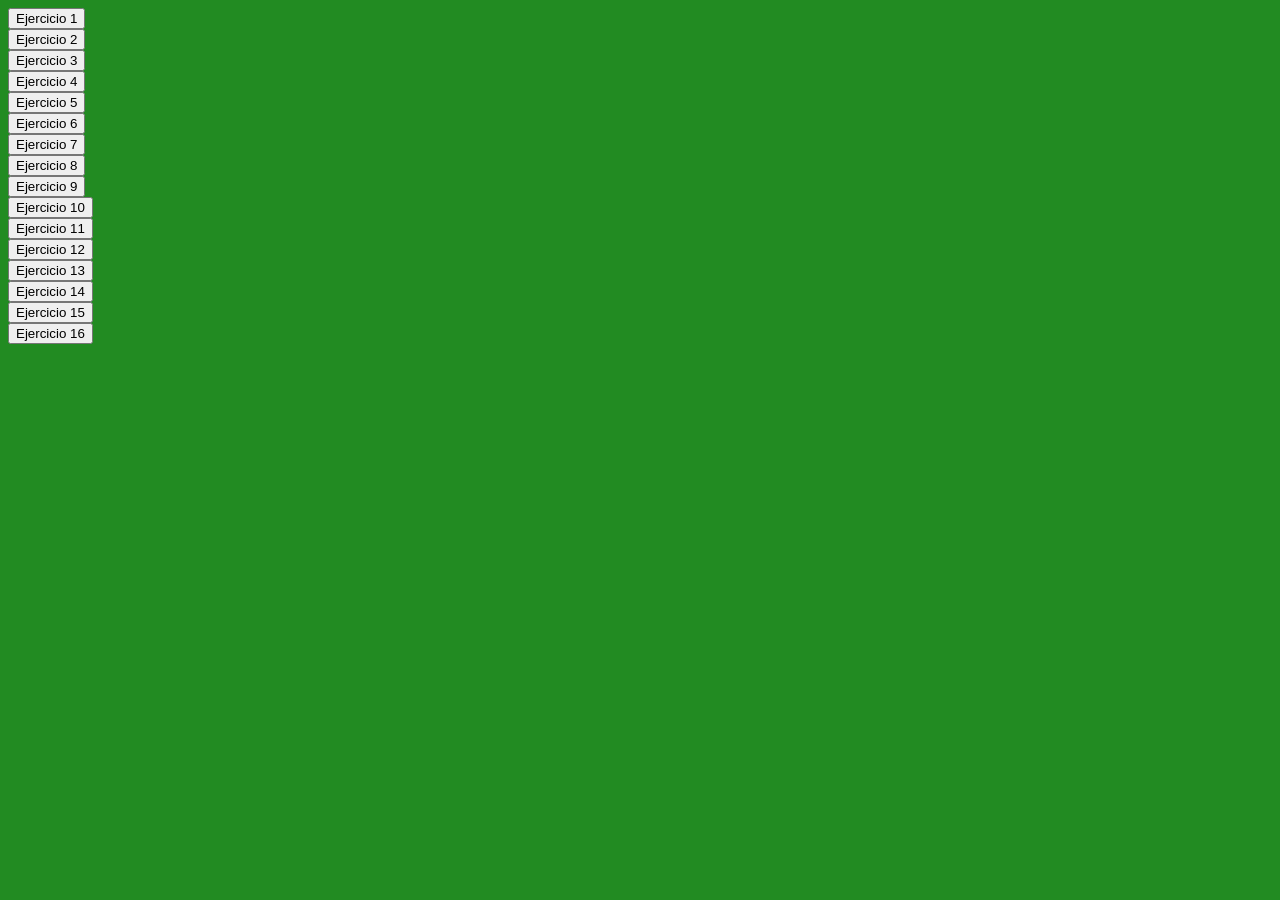
<file: Hackaton03/SV75185145/index.html>
<!DOCTYPE html>
<html lang="en">
<head>
    <meta charset="UTF-8">
    <meta name="viewport" content="width=device-width, initial-scale=1.0">
    <title>Document</title>
    <link rel="stylesheet" href="style.css">
</head>
<body>
    <button onclick="ejecutar(1)">Ejercicio 1</button><br>
    <button onclick="ejecutar(2)">Ejercicio 2</button><br>
    <button onclick="ejecutar(3)">Ejercicio 3</button><br>
    <button onclick="ejecutar(4)">Ejercicio 4</button><br>
    <button onclick="ejecutar(5)">Ejercicio 5</button><br>
    <button onclick="ejecutar(6)">Ejercicio 6</button><br>
    <button onclick="ejecutar(7)">Ejercicio 7</button><br>
    <button onclick="ejecutar(8)">Ejercicio 8</button><br>
    <button onclick="ejecutar(9)">Ejercicio 9</button><br>
    <button onclick="ejecutar(10)">Ejercicio 10</button><br>
    <button onclick="ejecutar(11)">Ejercicio 11</button><br>
    <button onclick="ejecutar(12)">Ejercicio 12</button><br>
    <button onclick="ejecutar(13)">Ejercicio 13</button><br>
    <button onclick="ejecutar(14)">Ejercicio 14</button><br>
    <button onclick="ejecutar(15)">Ejercicio 15</button><br>
    <button onclick="ejecutar(16)">Ejercicio 16</button><br>

    <script src="script.js"></script>
    
</body>
</html>
</file>
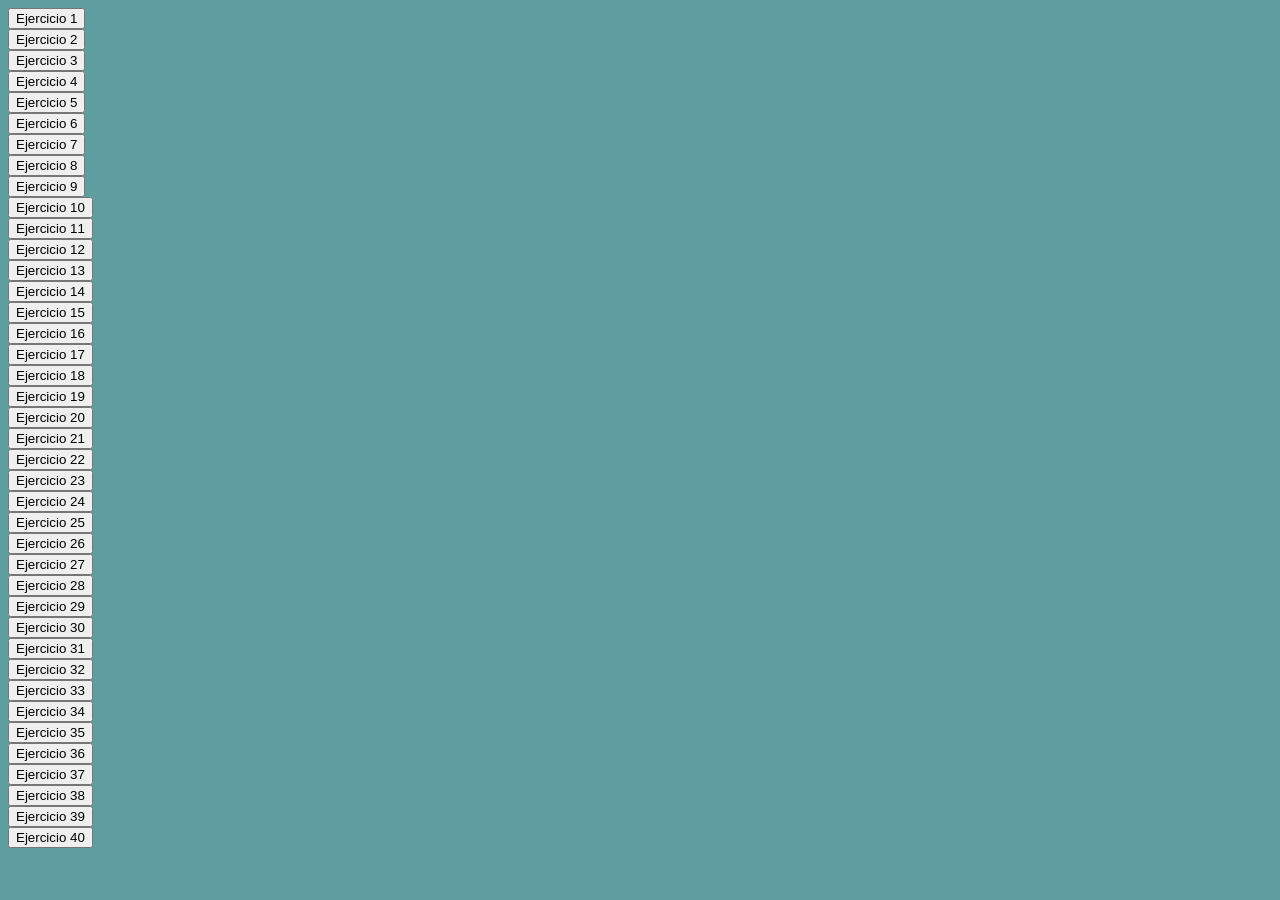
<file: Hackaton03/SV76235096/index.html>
<!DOCTYPE html>
<html lang="en">

<head>
    <meta charset="UTF-8">
    <meta name="viewport" content="width=device-width, initial-scale=1.0">
    <title>Document</title>
    <link rel="stylesheet" href="style.css">
</head>

<body>
    <button onclick="ejecutar(1)">Ejercicio 1</button><br>
    <button onclick="ejecutar(2)">Ejercicio 2</button><br>
    <button onclick="ejecutar(3)">Ejercicio 3</button><br>
    <button onclick="ejecutar(4)">Ejercicio 4</button><br>
    <button onclick="ejecutar(5)">Ejercicio 5</button><br>
    <button onclick="ejecutar(6)">Ejercicio 6</button><br>
    <button onclick="ejecutar(7)">Ejercicio 7</button><br>
    <button onclick="ejecutar(8)">Ejercicio 8</button><br>
    <button onclick="ejecutar(9)">Ejercicio 9</button><br>
    <button onclick="ejecutar(10)">Ejercicio 10</button><br>
    <button onclick="ejecutar(11)">Ejercicio 11</button><br>
    <button onclick="ejecutar(12)">Ejercicio 12</button><br>
    <button onclick="ejecutar(13)">Ejercicio 13</button><br>
    <button onclick="ejecutar(14)">Ejercicio 14</button><br>
    <button onclick="ejecutar(15)">Ejercicio 15</button><br>
    <button onclick="ejecutar(16)">Ejercicio 16</button><br>
    <button onclick="ejecutar(17)">Ejercicio 17</button><br>
    <button onclick="ejecutar(18)">Ejercicio 18</button><br>
    <button onclick="ejecutar(19)">Ejercicio 19</button><br>
    <button onclick="ejecutar(20)">Ejercicio 20</button><br>
    <button onclick="ejecutar(21)">Ejercicio 21</button><br>
    <button onclick="ejecutar(22)">Ejercicio 22</button><br>
    <button onclick="ejecutar(23)">Ejercicio 23</button><br>
    <button onclick="ejecutar(24)">Ejercicio 24</button><br>
    <button onclick="ejecutar(25)">Ejercicio 25</button><br>
    <button onclick="ejecutar(26)">Ejercicio 26</button><br>
    <button onclick="ejecutar(27)">Ejercicio 27</button><br>
    <button onclick="ejecutar(28)">Ejercicio 28</button><br>
    <button onclick="ejecutar(29)">Ejercicio 29</button><br>
    <button onclick="ejecutar(30)">Ejercicio 30</button><br>
    <button onclick="ejecutar(31)">Ejercicio 31</button><br>
    <button onclick="ejecutar(32)">Ejercicio 32</button><br>
    <button onclick="ejecutar(33)">Ejercicio 33</button><br>
    <button onclick="ejecutar(34)">Ejercicio 34</button><br>
    <button onclick="ejecutar(35)">Ejercicio 35</button><br>
    <button onclick="ejecutar(36)">Ejercicio 36</button><br>
    <button onclick="ejecutar(37)">Ejercicio 37</button><br>
    <button onclick="ejecutar(38)">Ejercicio 38</button><br>
    <button onclick="ejecutar(39)">Ejercicio 39</button><br>
    <button onclick="ejecutar(40)">Ejercicio 40</button><br>

    <script src="script.js"></script>
</body>

</html>
</file>
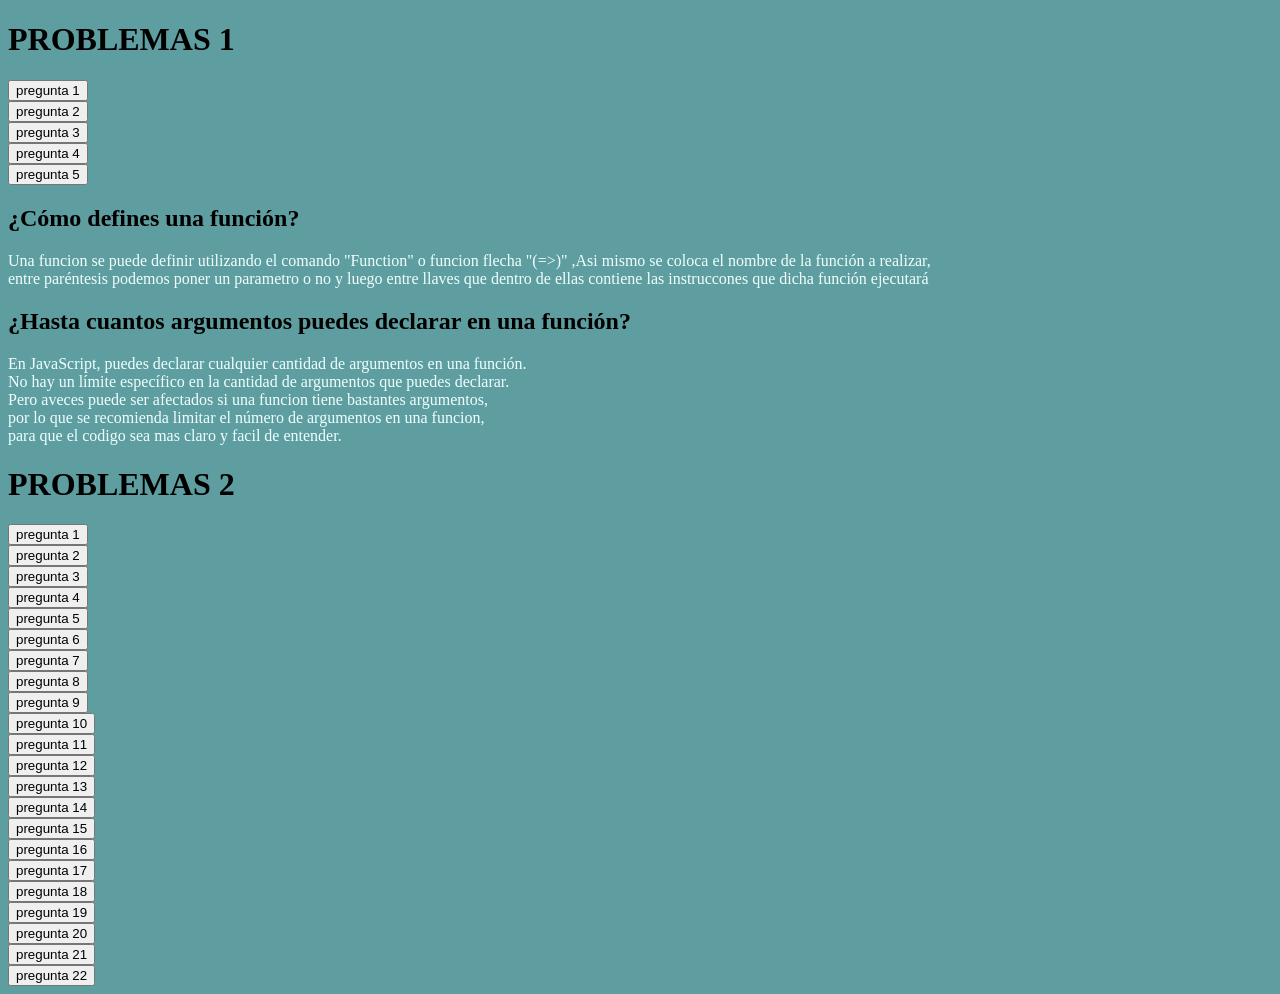
<file: Hackaton04/A1622360/index.html>
<!DOCTYPE html>
<html lang="en">
<head>
    <meta charset="UTF-8">
    <meta name="viewport" content="width=device-width, initial-scale=1.0">
    <script src="script.js"></script>
    <title>Hackaton4</title>
    <link rel="stylesheet" href="style.css">
</head>
<body>
    <h1>PROBLEMAS 1</h1>
    <button onclick="ejercicio1();">pregunta 1</button><br>
    <button onclick="ejercicio2();">pregunta 2</button><br>
    <button onclick="ejercicio3();">pregunta 3</button><br>
    <button onclick="ejercicio4();">pregunta 4</button><br>
    <button onclick="ejercicio5();">pregunta 5</button><br>
    <h2>¿Cómo defines una función?</h2>
    Una funcion se puede definir utilizando el comando "Function" o funcion flecha "(=>)" ,Asi mismo se coloca el nombre de la función a realizar,<br>
     entre paréntesis podemos poner un parametro o no y luego entre llaves que dentro de ellas contiene las instruccones que dicha función ejecutará
     <br>
     <h2 >¿Hasta cuantos argumentos puedes declarar en una función?</h2>
    En JavaScript, puedes declarar cualquier cantidad de argumentos en una función.<br>
     No hay un límite específico en la cantidad de argumentos que puedes declarar.<br>
     Pero aveces puede ser afectados si una funcion tiene bastantes argumentos,<br>
     por lo que se recomienda limitar el número de argumentos en una funcion,<br>
     para que el codigo sea mas claro y facil de entender.

    
    <h1>PROBLEMAS 2</h1>
    <button onclick="pregunta1();">pregunta 1</button><br>
    <button onclick="pregunta2();">pregunta 2</button><br>
    <button onclick="pregunta3();">pregunta 3</button><br>
    <button onclick="pregunta4();">pregunta 4</button><br>
    <button onclick="pregunta5();">pregunta 5</button><br>
    <button onclick="pregunta6();">pregunta 6</button><br>
    <button onclick="pregunta7();">pregunta 7</button><br>
    <button onclick="pregunta8();">pregunta 8</button><br>
    <button onclick="pregunta9();">pregunta 9</button><br>
    <button onclick="pregunta10();">pregunta 10</button><br>
    <button onclick="pregunta11();">pregunta 11</button><br>
    <button onclick="pregunta12();">pregunta 12</button><br>
    <button onclick="pregunta13();">pregunta 13</button><br>
    <button onclick="pregunta14();">pregunta 14</button><br>
    <button onclick="pregunta15();">pregunta 15</button><br>
    <button onclick="pregunta16();">pregunta 16</button><br>
    <button onclick="pregunta17();">pregunta 17</button><br>
    <button onclick="pregunta18();">pregunta 18</button><br>
    <button onclick="pregunta19();">pregunta 19</button><br>
    <button onclick="pregunta20();">pregunta 20</button><br>
    <button onclick="pregunta21();">pregunta 21</button><br>
    <button onclick="pregunta22();">pregunta 22</button><br>
    
</body>
</html>
</file>
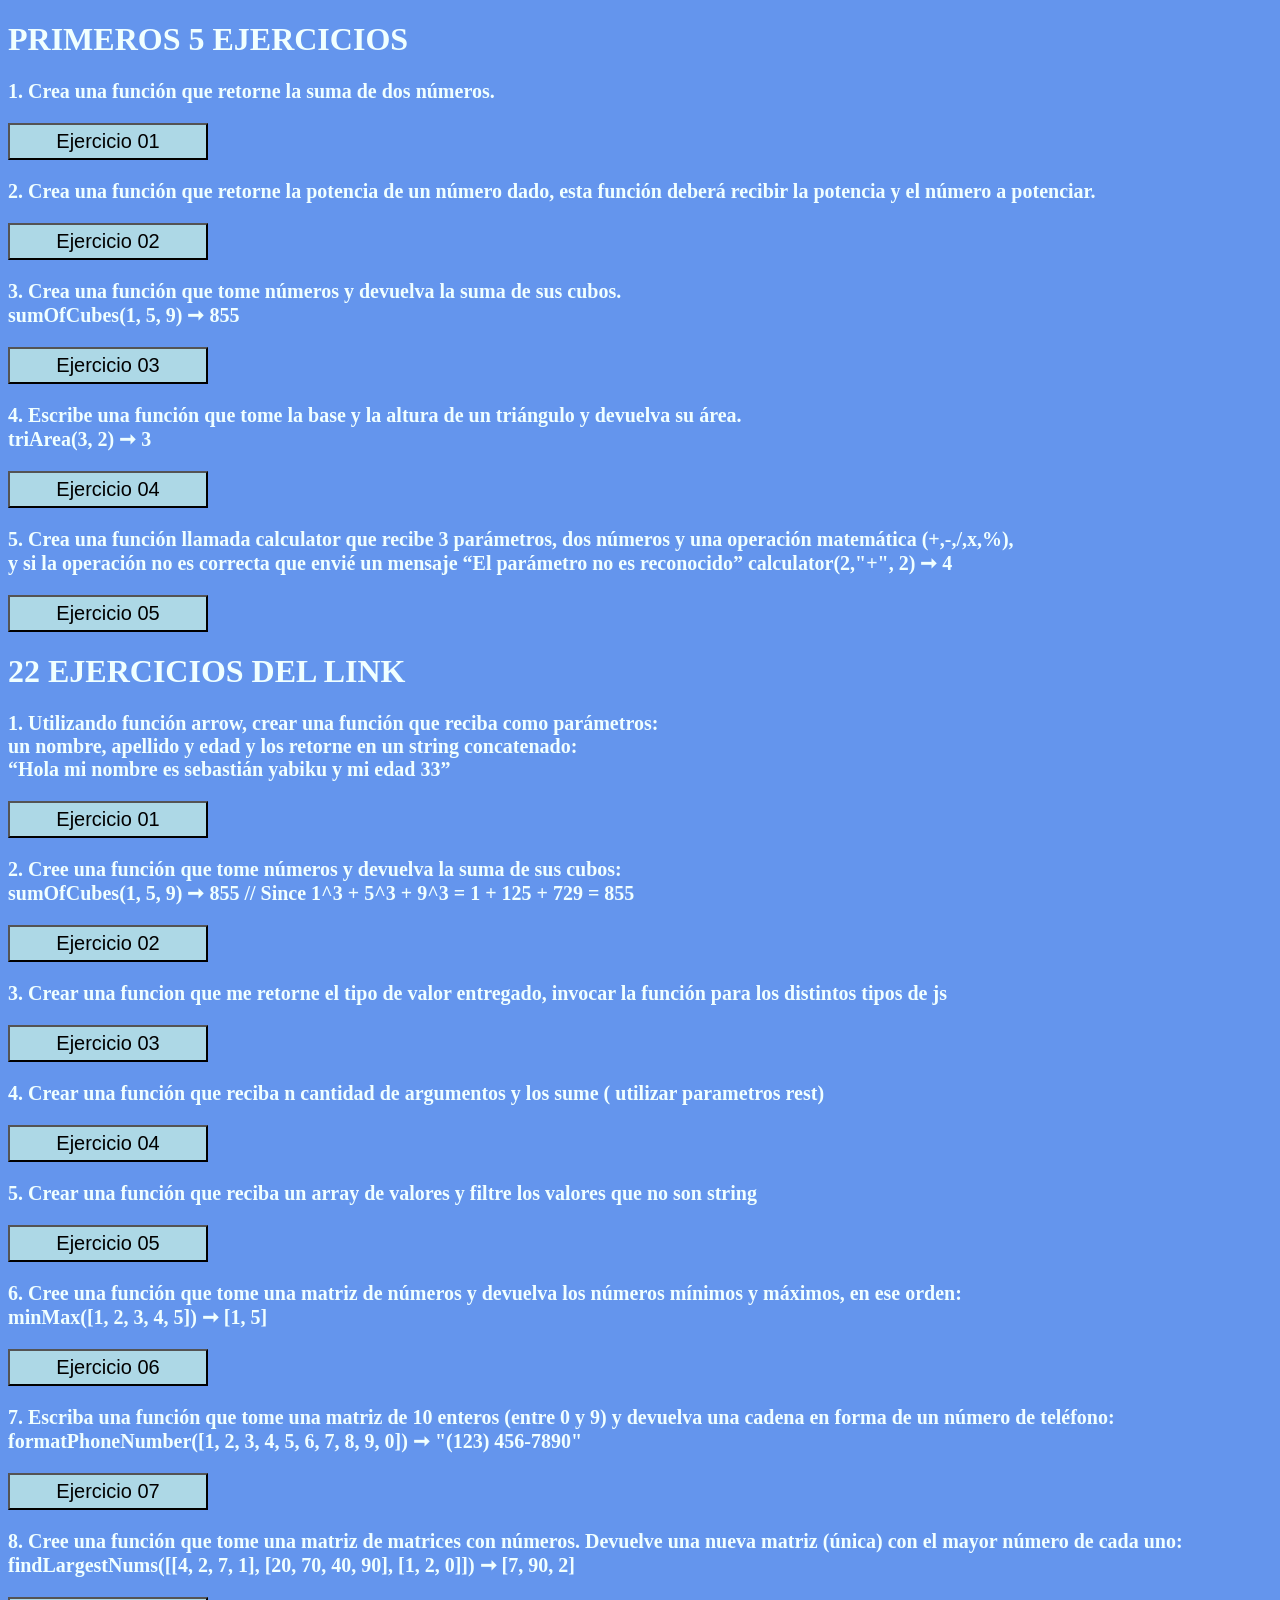
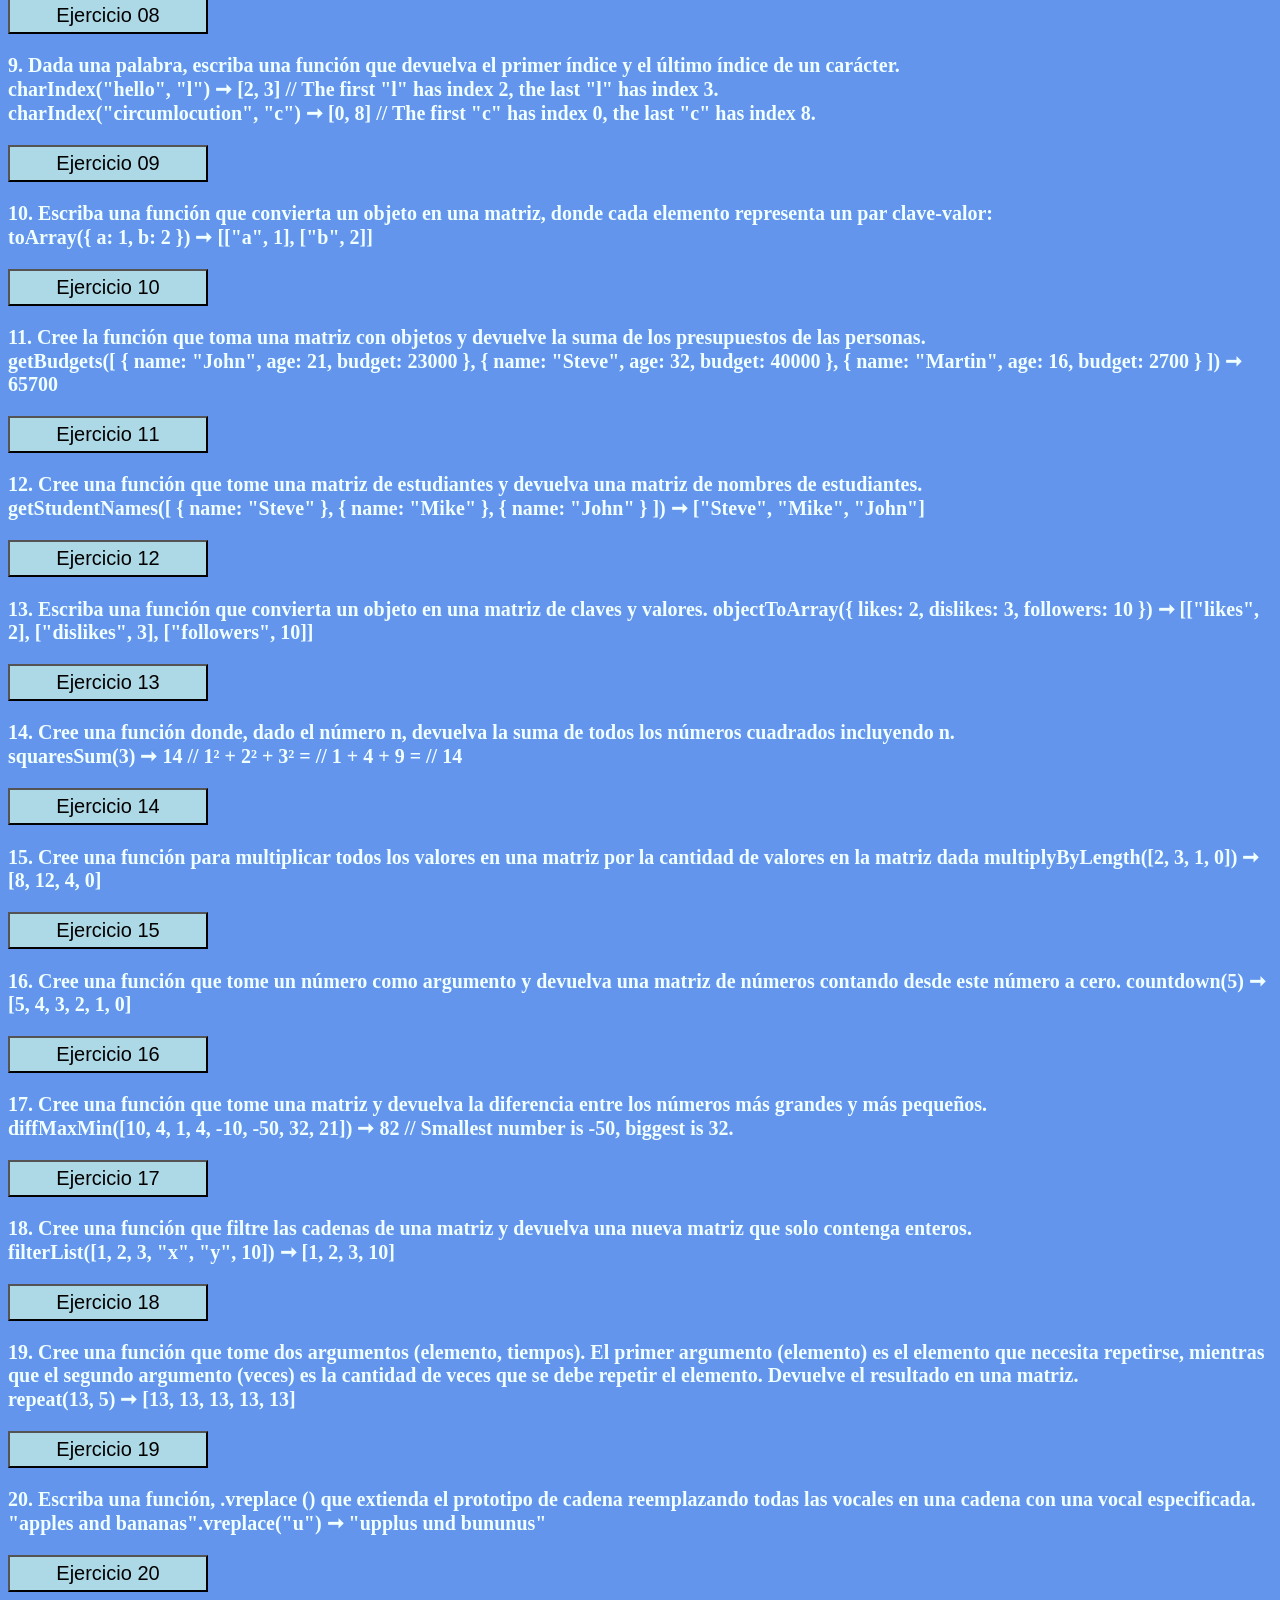
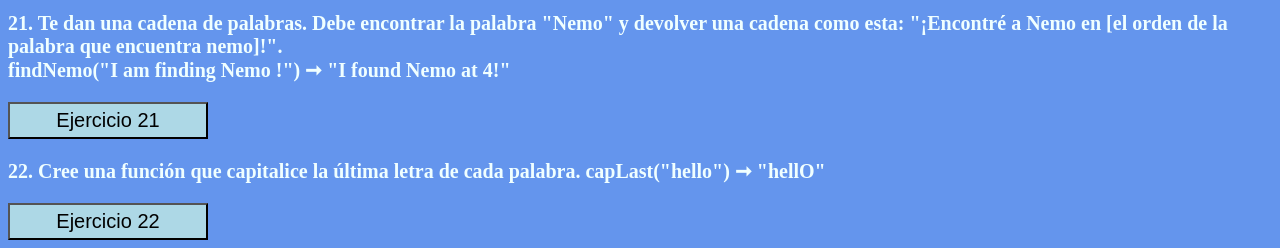
<file: Hackaton04/SV09445396/index.html>
<!DOCTYPE html>
<html lang="en">
  <head>
    <meta charset="UTF-8" />
    <meta name="viewport" content="width=device-width, initial-scale=1.0" />
    <title>Document</title>
    <link rel="stylesheet" href="style.css" />
  </head>
  <body>

    <h1>PRIMEROS 5 EJERCICIOS</h1>
    <div>
      <p>
        1. Crea una función que retorne la suma de dos números.
      </p>
      <button onclick="ejecutar(101)">Ejercicio 01</button><br />
    </div>

    <div>
      <p>
        2. Crea una función que retorne la potencia de un número dado, esta función deberá recibir la potencia y el número a potenciar.
      </p>
      <button onclick="ejecutar(102)">Ejercicio 02</button><br />
    </div>

    <div>
      <p>
        3. Crea una función que tome números y devuelva la suma de sus cubos.<br> sumOfCubes(1, 5, 9) ➞ 855
      </p>
      <button onclick="ejecutar(103)">Ejercicio 03</button><br />
    </div>

    <div>
      <p>
        4. Escribe una función que tome la base y la altura de un triángulo y devuelva su área.<br>
triArea(3, 2) ➞ 3
      </p>
      <button onclick="ejecutar(104)">Ejercicio 04</button><br />
    </div>

    <div>
      <p>
        5. Crea una función llamada calculator que recibe 3 parámetros, dos números y
una operación matemática (+,-,/,x,%),<br> y si la operación no es correcta que envié un mensaje “El parámetro no es reconocido” calculator(2,"+", 2) ➞ 4
      </p>
      <button onclick="ejecutar(105)">Ejercicio 05</button><br />
    </div>

    <h1>22 EJERCICIOS DEL LINK</h1>

    <div>
      <p>
        1.	Utilizando función arrow, crear una función que reciba como parámetros:<br> un nombre, apellido y edad y los retorne en un string concatenado:<br> “Hola mi nombre es sebastián yabiku y mi edad 33”
      </p>
      <button onclick="ejecutar(1)">Ejercicio 01</button><br />
    </div>

    <div>
      <p>
        2.	Cree una función que tome números y devuelva la suma de sus cubos:<br>
            sumOfCubes(1, 5, 9) ➞ 855 
          // Since 1^3 + 5^3 + 9^3 = 1 + 125 + 729 = 855
      </p>
      <button onclick="ejecutar(2)">Ejercicio 02</button><br />
    </div>

    <div>
      <p>
        3.	Crear una funcion que me retorne el tipo de valor entregado, invocar la función para los distintos tipos de js
      </p>
      <button onclick="ejecutar(3)">Ejercicio 03</button><br />
    </div>

    <div>
      <p>
        4.	Crear una función que reciba n cantidad de argumentos y los sume ( utilizar parametros rest)
      </p>
      <button onclick="ejecutar(4)">Ejercicio 04</button><br />
    </div>

    <div>
      <p>
        5.	Crear una función que reciba un array de valores y filtre los valores que no son string
      </p>
      <button onclick="ejecutar(5)">Ejercicio 05</button><br />
    </div>

    <div>
      <p>
        6.	Cree una función que tome una matriz de números y devuelva los números mínimos y máximos, en ese orden:<br>
        minMax([1, 2, 3, 4, 5]) ➞ [1, 5]
      </p>
      <button onclick="ejecutar(6)">Ejercicio 06</button><br />
    </div>

    <div>
      <p>
        7.	Escriba una función que tome una matriz de 10 enteros (entre 0 y 9) y devuelva una cadena en forma de un número de teléfono:<br> 
        formatPhoneNumber([1, 2, 3, 4, 5, 6, 7, 8, 9, 0]) ➞ "(123) 456-7890"
      </p>
      <button onclick="ejecutar(7)">Ejercicio 07</button><br />
    </div>

    <div>
      <p>
        8.	Cree una función que tome una matriz de matrices con números. Devuelve una nueva matriz (única) con el mayor número de cada uno:<br>
findLargestNums([[4, 2, 7, 1], [20, 70, 40, 90], [1, 2, 0]]) ➞ [7, 90, 2]

      </p>
      <button onclick="ejecutar(8)">Ejercicio 08</button><br />
    </div>

    <div>
      <p>
        9.	Dada una palabra, escriba una función que devuelva el primer índice y el último índice de un carácter.<br>
charIndex("hello", "l") ➞ [2, 3]
// The first "l" has index 2, the last "l" has index 3.<br>

charIndex("circumlocution", "c") ➞ [0, 8]
// The first "c" has index 0, the last "c" has index 8.
      </p>
      <button onclick="ejecutar(9)">Ejercicio 09</button><br />
    </div>

    <div>
      <p>
        10.	Escriba una función que convierta un objeto en una matriz, donde cada elemento representa un par clave-valor:<br>
toArray({ a: 1, b: 2 }) ➞ [["a", 1], ["b", 2]]
      </p>
      <button onclick="ejecutar(10)">Ejercicio 10</button><br />
    </div>


    <div>
      <p>
        11.	Cree la función que toma una matriz con objetos y devuelve la suma de los presupuestos de las personas.<br>
getBudgets([
  { name: "John", age: 21, budget: 23000 },
  { name: "Steve",  age: 32, budget: 40000 },
  { name: "Martin",  age: 16, budget: 2700 }
]) ➞ 65700
      </p>
      <button onclick="ejecutar(11)">Ejercicio 11</button><br />
    </div>

    <div>
      <p>
        12.	Cree una función que tome una matriz de estudiantes y devuelva una matriz de nombres de estudiantes.<br>
getStudentNames([
  { name: "Steve" },
  { name: "Mike" },
  { name: "John" }
]) ➞ ["Steve", "Mike", "John"]
      </p>
      <button onclick="ejecutar(12)">Ejercicio 12</button><br />
    </div>

    <div>
      <p>
        13.	Escriba una función que convierta un objeto en una matriz de claves y valores.
objectToArray({
  likes: 2,
  dislikes: 3,
  followers: 10
}) ➞ [["likes", 2], ["dislikes", 3], ["followers", 10]]
      </p>
      <button onclick="ejecutar(13)">Ejercicio 13</button><br />
    </div>

    <div>
      <p>
        14.	Cree una función donde, dado el número n, devuelva la suma de todos los números cuadrados  incluyendo n.<br>
squaresSum(3) ➞ 14
// 1² + 2² + 3² =
// 1 + 4 + 9 =
// 14
      </p>
      <button onclick="ejecutar(14)">Ejercicio 14</button><br />
    </div>

    <div>
      <p>
        15.	Cree una función para multiplicar todos los valores en una matriz por la cantidad de valores en la matriz dada
        multiplyByLength([2, 3, 1, 0]) ➞ [8, 12, 4, 0]
      </p>
      <button onclick="ejecutar(15)">Ejercicio 15</button><br />
    </div>

    <div>
      <p>
        16.	Cree una función que tome un número como argumento y devuelva una matriz de números contando desde este número a cero.
countdown(5) ➞ [5, 4, 3, 2, 1, 0]
      </p>
      <button onclick="ejecutar(16)">Ejercicio 16</button><br />
    </div>

    <div>
      <p>
        17.	Cree una función que tome una matriz y devuelva la diferencia entre los números más grandes y más pequeños.<br>
        diffMaxMin([10, 4, 1, 4, -10, -50, 32, 21]) ➞ 82
        // Smallest number is -50, biggest is 32.
      </p>
      <button onclick="ejecutar(17)">Ejercicio 17</button><br />
    </div>

    <div>
      <p>
        18.	Cree una función que filtre las cadenas de una matriz y devuelva una nueva matriz que solo contenga enteros.<br>
        filterList([1, 2, 3, "x", "y", 10]) ➞ [1, 2, 3, 10]
      </p>
      <button onclick="ejecutar(18)">Ejercicio 18</button><br />
    </div>

    <div>
      <p>
        19.	Cree una función que tome dos argumentos (elemento, tiempos). El primer argumento (elemento) es el elemento que necesita repetirse, mientras que el segundo argumento (veces) es la cantidad de veces que se debe repetir el elemento. Devuelve el resultado en una matriz.<br>
repeat(13, 5) ➞ [13, 13, 13, 13, 13]
      </p>
      <button onclick="ejecutar(19)">Ejercicio 19</button><br />
    </div>

    <div>
      <p>
        20.	Escriba una función, .vreplace () que extienda el prototipo de cadena reemplazando todas las vocales en una cadena con una vocal especificada.<br>
        "apples and bananas".vreplace("u") ➞ "upplus und bununus"
        
      </p>
      <button onclick="ejecutar(20)">Ejercicio 20</button><br />
    </div>

    <div>
      <p>
        21.	Te dan una cadena de palabras. Debe encontrar la palabra "Nemo" y devolver una cadena como esta: "¡Encontré a Nemo en [el orden de la palabra que encuentra nemo]!".<br>
        findNemo("I am finding Nemo !") ➞ "I found Nemo at 4!"
      </p>
      <button onclick="ejecutar(21)">Ejercicio 21</button><br />
    </div>

    <div>
      <p>
        22.	Cree una función que capitalice la última letra de cada palabra.
capLast("hello") ➞ "hellO"
      </p>
      <button onclick="ejecutar(22)">Ejercicio 22</button><br />
    </div>

    <script src="script.js"></script>
  </body>
</html>
</file>
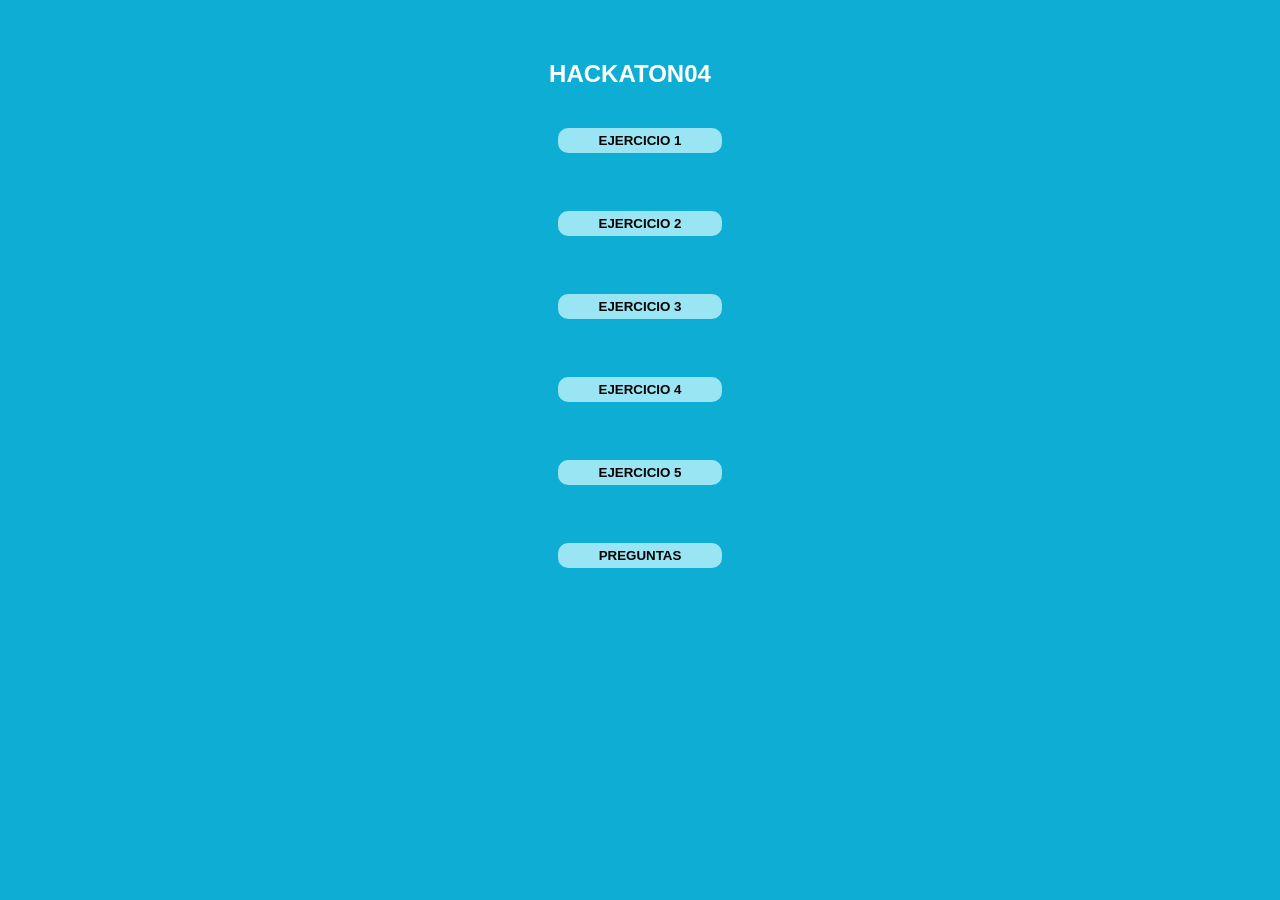
<file: Hackaton04/SV71594868/index.html>
<!DOCTYPE html>
<html lang="en">
<head>
    <meta charset="UTF-8">
    <meta name="viewport" content="width=device-width, initial-scale=1.0">
    <title>Document</title>
    <link rel="stylesheet" href="style.css">
</head>
<body>
    <h2 class="title">HACKATON04</h2>
<body>
    <button onclick="ejecutar(1)">Ejercicio 1</button><br>
    <button onclick="ejecutar(2)">Ejercicio 2</button><br>
    <button onclick="ejecutar(3)">Ejercicio 3</button><br>
    <button onclick="ejecutar(4)">Ejercicio 4</button><br>
    <button onclick="ejecutar(5)">Ejercicio 5</button><br>
    <script src="script.js"></script>
    <body>

        <!-- Párrafo oculto -->
        <p id="parrafo" style="display: none;">
            Pregunta 1
            Una función en JavaScript es similar a un procedimiento ,un conjunto de instrucciones que realiza una tarea o calcula un valor, pero para que un procedimiento
            califique como función, debe tomar alguna entrada y devolver una salida donde hay alguna relación obvia entre la entrada y la salida
            Una definición de función (también denominada declaración de función o expresión de función) consta de la palabra clave function, seguida de:
           
            El nombre de la función.
            Una lista de parámetros de la función, entre paréntesis y separados por comas.
            Las declaraciones de JavaScript que definen la función, encerradas entre llaves.
            Pregunta 2
            Una función puede tener hasta 255 argumentos.
             </p>
        
        <!-- Botón para mostrar el párrafo -->
        <button onclick="mostrarParrafo()">PREGUNTAS</button>
        
        <script>
            // Función para mostrar el párrafo
            function mostrarParrafo() {
                // Obtener el elemento del párrafo por su id
                var parrafo = document.getElementById("parrafo");
                // Cambiar el estilo para mostrar el párrafo
                parrafo.style.display = "block";
            }
        </script>
</body>
</html>
</file>
<file: Hackaton03/A1622360/style.css>
body {
    background-color: cadetblue;
    color: azure;
}
</file>
<file: Hackaton03/A18009187/style.css>
body {
    background-color: cadetblue;
    color: azure;
}
</file>
<file: Hackaton03/SV09445396/style.css>
body {
    background-color: cornflowerblue;
    color: azure;
}
p{
    font-size: 20px;
    font-weight: bold;
}
button{
    padding: 5px 20px 5px 20px ; 
    font-size: 20px;
}
</file>
<file: Hackaton03/SV71594868/style.css>
* {
    margin: 0;
    padding: 0;
    font-family: 'Segoe UI', Tahoma, Geneva, Verdana, sans-serif;
  }
  
  .title {
    text-transform: uppercase;
    padding: 0 20px 20px 0;
    color: white;
  }
  
  h5 {
    font-weight: 300;
    color: white;
  }
  
  body {
    background-color: #020202;
    width: 100%;
    height: auto;
    padding-top: 60px;
    padding-bottom: 60px;
    display: grid;
    place-items: center;
    gap: 20px;
  }
  /* leeter # */
  .list {
    max-width: 400px;
    width: 100%;
    height: auto;
    /* min-height: 400px; */
    background: #19191a;
    border-radius: 20px;
    padding: 20px 20px 20px 20px;
  }
  
  .divider {
    width: 100%;
    height: 2px;
    margin-top: 10px;
    background-color: #f2f2f240;
  }
  
  button {
    /* width: 100%; */
    color: #020202;
    padding-left: 40px;
    padding-right: 40px;
    height: 25px;
    border-radius: 10px;
    background-color: #9ae5f3;
    color: #020202;
    border: 1px solid #9ae5f390;
    text-transform: uppercase;
    font-weight: 600;
    transition-property: background-color, color, border;
    transition-duration: 300ms;
    transition-timing-function: ease-in-out;
  }
  
  button:hover {
    background-color: #020202;
    color: #fff;
    border: 1px solid #f2f2f2;
    cursor: pointer;
  }
  
  .custom-input {
    width: 100px;
    padding: 10px;
    border-radius: 5px;
    border: 1px solid #f2f2f240;
    outline: none;
  }
  
  .container-example {
    width: 100%;
    padding-top: 20px;
    padding-bottom: 20px;
    display: flex;
    gap: 20px;
    align-items: center;
    justify-content: center;
  }
</file>
<file: Hackaton03/SV72449754/Styles.css>
body {
    background-color: rgb(105, 110, 110);
     color: azure;
} 




#Eje_01_To_10 button,#Eje_11_To_20 button,#Eje_21_To_30 button,#Eje_31_To_40 button{ 
    background-color: rgb(206, 29, 132);
    background: rgb(10, 10, 8);
    width: 100px;
    color: rgb(93, 250, 62);
    
}
</file>
<file: Hackaton03/SV73136117/styles.css>
html {
    box-sizing: border-box;
  }
*, *:before, *:after {
    box-sizing: inherit;
  }
body{
    background-color: #212F3C;
}

.wrapper{
    display: flex;
    flex-wrap: wrap;
}
.wrapper button{
    width: 20%;
    padding: 25px;
    font-size: 18px;
    background-color: #283747;
    color: white;
    transition: background-color 300ms;
    text-align: center;
    cursor: pointer;
}
.wrapper button:hover{
    background-color: #212F3C;
    color: white;
}
.wrapper .alert{
    font-size: 14px;
    color: lightgreen;
    display: block;
}
.wrapper .console{
    font-size: 14px;
    color: yellow;
    display: block;
}
</file>
<file: Hackaton03/SV73354567/style.css>
body {
    font-family: 'Segoe UI', Tahoma, Geneva, Verdana, sans-serif;
    color: #333;
    margin: 0;
    padding: 0;
    background: linear-gradient(to bottom, #d3f5c8, #d2eeee);
    padding-left: 25px;
}

@keyframes slideIn {
    0% {
        transform: translateX(-100%);
        opacity: 0;
    }

    100% {
        transform: translateX(0);
        opacity: 1;
    }
}

h1.titulo {
    font-family: 'Arial', sans-serif;
    font-size: 36px;
    color: #333;
    text-align: center;
    margin-top: 50px;
    text-shadow: 2px 2px 4px rgba(0, 0, 0, 0.2);
    animation: slideIn 1s ease forwards;
}

h2 {
    font-size: 1.5em;
    font-weight: bold;
    color: #555;
    margin: 15px 0;
}

.container {
    max-width: 800px;
    margin: 0 auto;
    padding: 20px;
}

p {
    font-size: 1em;
    line-height: 1.4;
    color: #333;
    margin: 10px 0;
}

button {
    padding: 10px 20px;
    font-size: 20px;
    border: none;
    border-radius: 5px;
    background-color: #3498db;
    color: #fff;
    cursor: pointer;
    transition: background-color 0.3s ease;
    margin-left: 310px;
    margin-top: 5px;
    width: 210px;
    
}

button:hover {
    background-color: #2980b9;
}

.button-container {
    text-align: center;
    margin-top: 20px;
}

@keyframes bounce {
    0% {
        transform: translateY(0);
    }

    50% {
        transform: translateY(-10px);
    }

    100% {
        transform: translateY(0);
    }
}

.button-container button {
    animation: bounce 2s ease infinite;
}

.question-container {
    margin-bottom: 20px;
    border: 5px solid #a0ee47;
    padding: 10px;
    border-radius: 37px;
}


.grid-container{
    display: grid;
    grid-template-columns: repeat(2, 1fr); /* Dos columnas iguales */
    gap: 20px; /* Espacio entre columnas */  
}

.thanks-text {
    width: 100%;
    text-align: center;
    margin-top: 250px;
}

.thanks-text p {
    font-size: 42px; /* Tamaño de la fuente */
    font-weight: bold; /* Negrita */
    color: #4CAF50; /* Color */
    font-family: Arial, sans-serif; /* Fuente */
    animation: pulse 1.5s infinite; /* Animación de pulso */

}

@keyframes pulse {
    0% { transform: scale(1); }
    50% { transform: scale(1.1); }
    100% { transform: scale(1); }
}
</file>
<file: Hackaton03/SV75185145/style.css>
body {
    background-color: forestgreen;
    color: blue;
}
</file>
<file: Hackaton03/SV76235096/style.css>
body {
    background-color: cadetblue;
    color: azure;
}
</file>
<file: Hackaton04/A1622360/style.css>
body {
    background-color: cadetblue;
    color: azure;
}
h1{
    color: black;
}
h2{
    color:black;
}
</file>
<file: Hackaton04/SV09445396/style.css>
body {
    background-color: cornflowerblue;
    color: azure;
}
p{
    font-size: 20px;
    font-weight: bold;
}

button{
    padding: 5px 20px 5px 20px ; 
    font-size: 20px;
    width: 200px;
    background-color:lightblue;
}

.ent_datos{
    display: flex;
    flex-direction: column;
    padding: 0 200px 0 200px;
    background-color:darkgray;
    margin-left: 40px;
    margin-right: 40px;
}

input{
    height: 30px;
}

label{
    font-size: 17px;
    font-weight: bold;
}
</file>
<file: Hackaton04/SV71594868/style.css>
* {
    margin: 0;
    padding: 0;
    font-family: 'Segoe UI', Tahoma, Geneva, Verdana, sans-serif;
  }
  
  .title {
    text-transform: uppercase;
    padding: 0 20px 20px 0;
    color: white;
  }
  
  h5 {
    font-weight: 300;
    color: white;
  }
  
  body {
    background-color: #0eadd4;
    width: 100%;
    height: auto;
    padding-top: 60px;
    padding-bottom: 60px;
    display: grid;
    place-items: center;
    gap: 20px;
  }
  /* leeter # */
  .list {
    max-width: 400px;
    width: 100%;
    height: auto;
    /* min-height: 400px; */
    background: #19191a;
    border-radius: 20px;
    padding: 20px 20px 20px 20px;
  }
  
  .divider {
    width: 100%;
    height: 2px;
    margin-top: 10px;
    background-color: #f2f2f240;
  }
  
  button {
    /* width: 100%; */
    color: #020202;
    padding-left: 40px;
    padding-right: 40px;
    height: 25px;
    border-radius: 10px;
    background-color: #9ae5f3;
    color: #020202;
    border: 1px solid #9ae5f390;
    text-transform: uppercase;
    font-weight: 600;
    transition-property: background-color, color, border;
    transition-duration: 300ms;
    transition-timing-function: ease-in-out;
  }
  
  button:hover {
    background-color: #020202;
    color: #fff;
    border: 1px solid #f2f2f2;
    cursor: pointer;
  }
  
  .custom-input {
    width: 100px;
    padding: 10px;
    border-radius: 5px;
    border: 1px solid #f2f2f240;
    outline: none;
  }
  
  .container-example {
    width: 100%;
    padding-top: 20px;
    padding-bottom: 20px;
    display: flex;
    gap: 20px;
    align-items: center;
    justify-content: center;
  }
</file>
